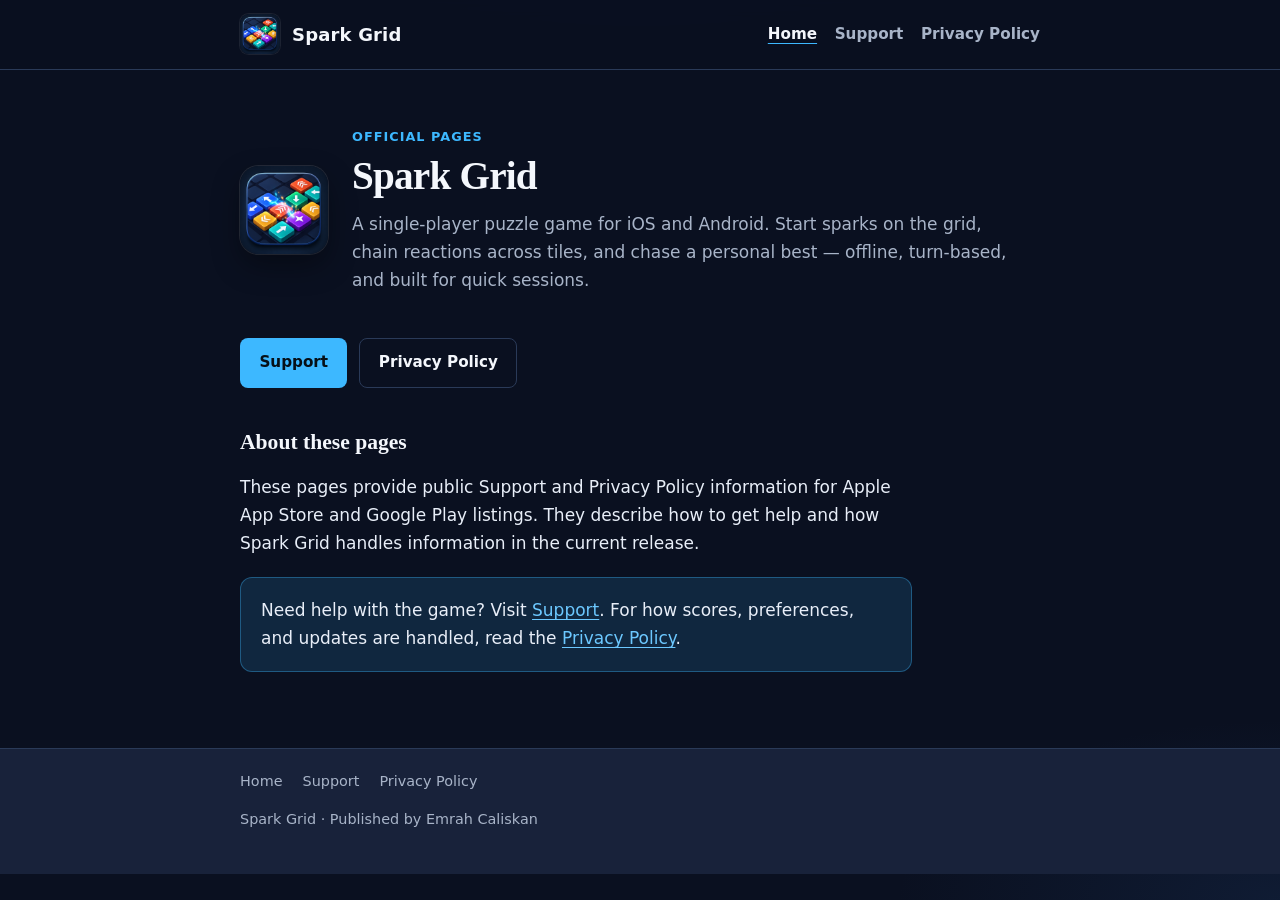
<file: index.html>
<!DOCTYPE html>
<html lang="en-US">
  <head>
    <meta charset="utf-8" />
    <meta name="viewport" content="width=device-width, initial-scale=1" />
    <meta
      name="description"
      content="Spark Grid — official support and privacy information for the single-player puzzle game."
    />
    <title>Spark Grid — Support &amp; Privacy</title>
    <link rel="icon" href="assets/icon.png" type="image/png" />
    <link rel="stylesheet" href="styles.css" />
  </head>
  <body>
    <a class="skip-link" href="#main">Skip to content</a>

    <header class="site-header">
      <div class="site-header__inner">
        <a class="brand" href="./">
          <img
            class="brand__icon"
            src="assets/icon.png"
            width="40"
            height="40"
            alt=""
          />
          <span class="brand__name">Spark Grid</span>
        </a>
        <nav class="nav" aria-label="Primary">
          <a href="./" aria-current="page">Home</a>
          <a href="support/">Support</a>
          <a href="privacy/">Privacy Policy</a>
        </nav>
      </div>
    </header>

    <main id="main" class="main">
      <section class="hero" aria-labelledby="page-title">
        <div class="hero__row">
          <img
            class="hero__icon"
            src="assets/icon.png"
            width="88"
            height="88"
            alt="Spark Grid app icon"
          />
          <div class="hero__copy">
            <p class="eyebrow">Official pages</p>
            <h1 id="page-title">Spark Grid</h1>
            <p class="lede">
              A single-player puzzle game for iOS and Android. Start sparks on
              the grid, chain reactions across tiles, and chase a personal best
              — offline, turn-based, and built for quick sessions.
            </p>
          </div>
        </div>
        <div class="actions">
          <a class="button button--primary" href="support/">Support</a>
          <a class="button button--secondary" href="privacy/">Privacy Policy</a>
        </div>
      </section>

      <section class="content" aria-labelledby="about-heading">
        <h2 id="about-heading">About these pages</h2>
        <p>
          These pages provide public Support and Privacy Policy information for
          Apple App Store and Google Play listings. They describe how to get
          help and how Spark Grid handles information in the current release.
        </p>
        <div class="panel panel--accent">
          <p>
            Need help with the game? Visit
            <a href="support/">Support</a>. For how scores, preferences, and
            updates are handled, read the
            <a href="privacy/">Privacy Policy</a>.
          </p>
        </div>
      </section>
    </main>

    <footer class="site-footer">
      <div class="site-footer__inner">
        <nav aria-label="Footer">
          <a href="./">Home</a>
          <a href="support/">Support</a>
          <a href="privacy/">Privacy Policy</a>
        </nav>
        <p>Spark Grid · Published by Emrah Caliskan</p>
      </div>
    </footer>
  </body>
</html>
</file>
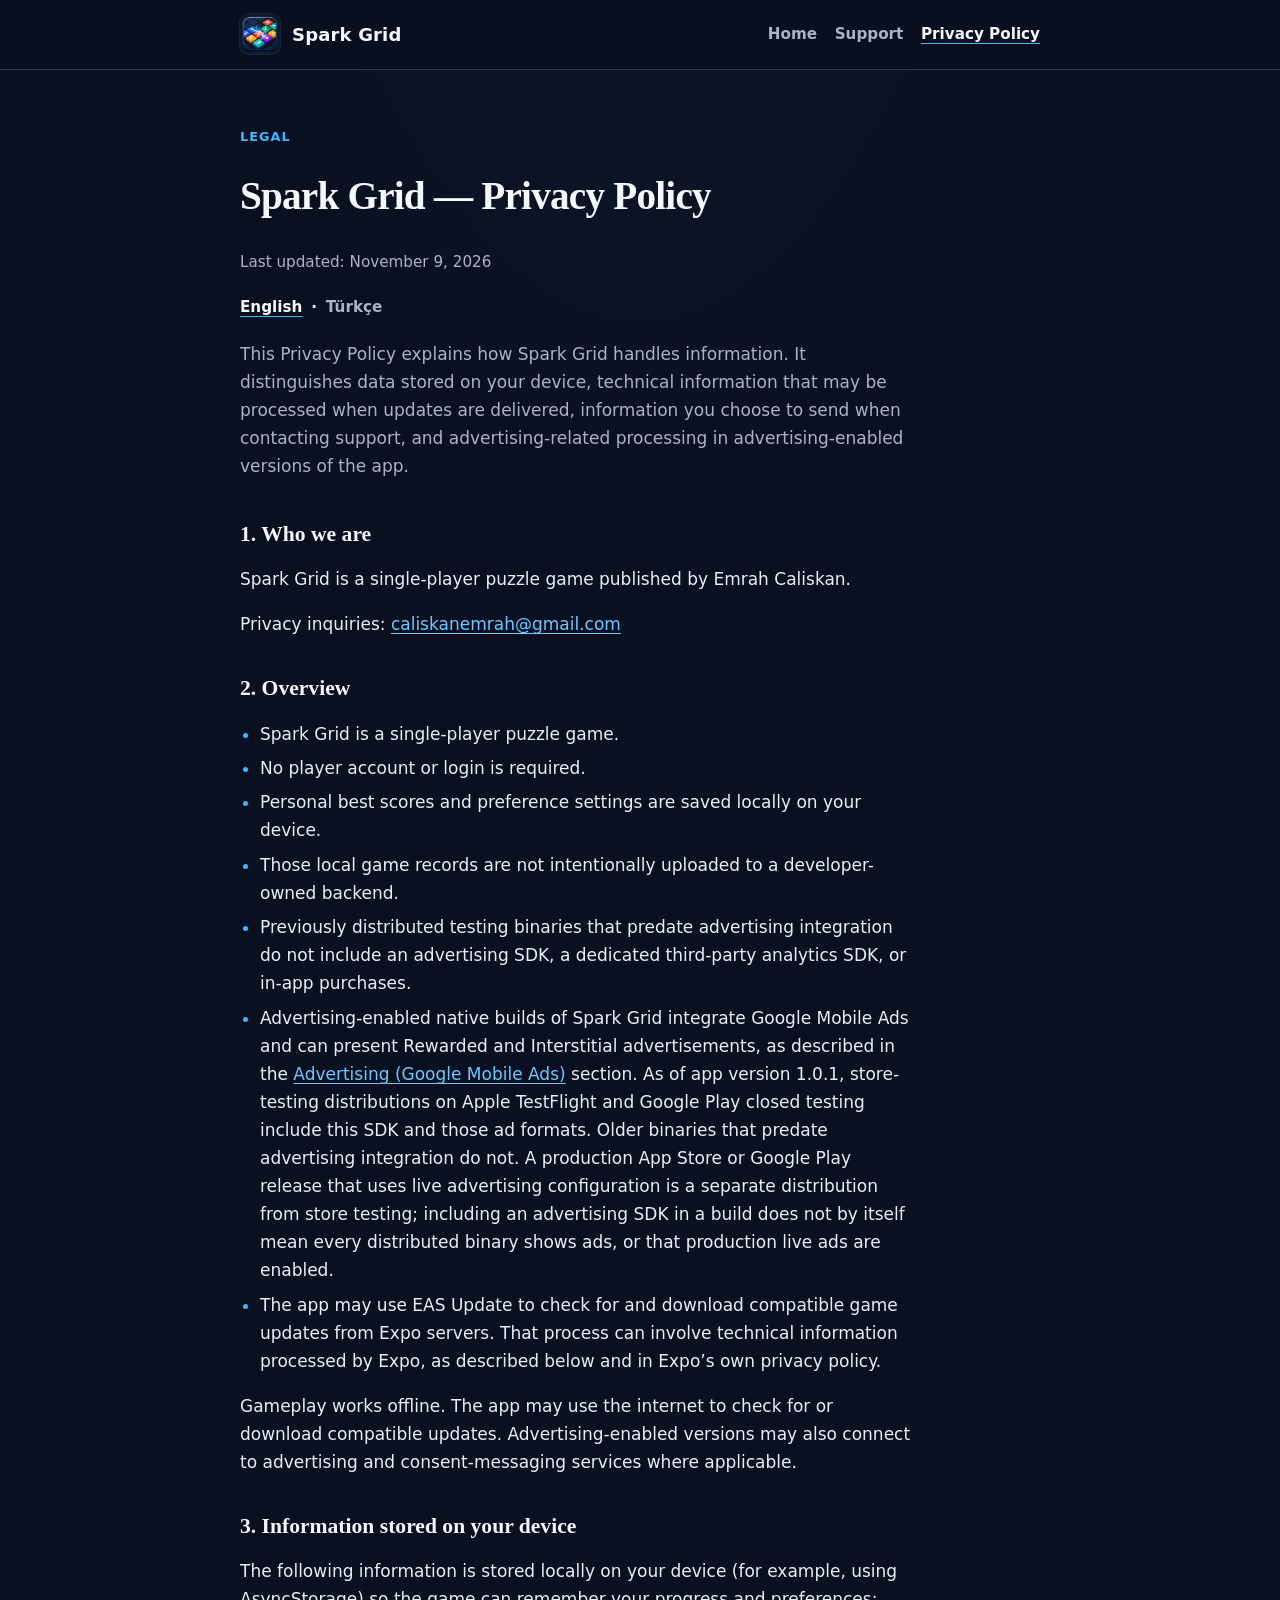
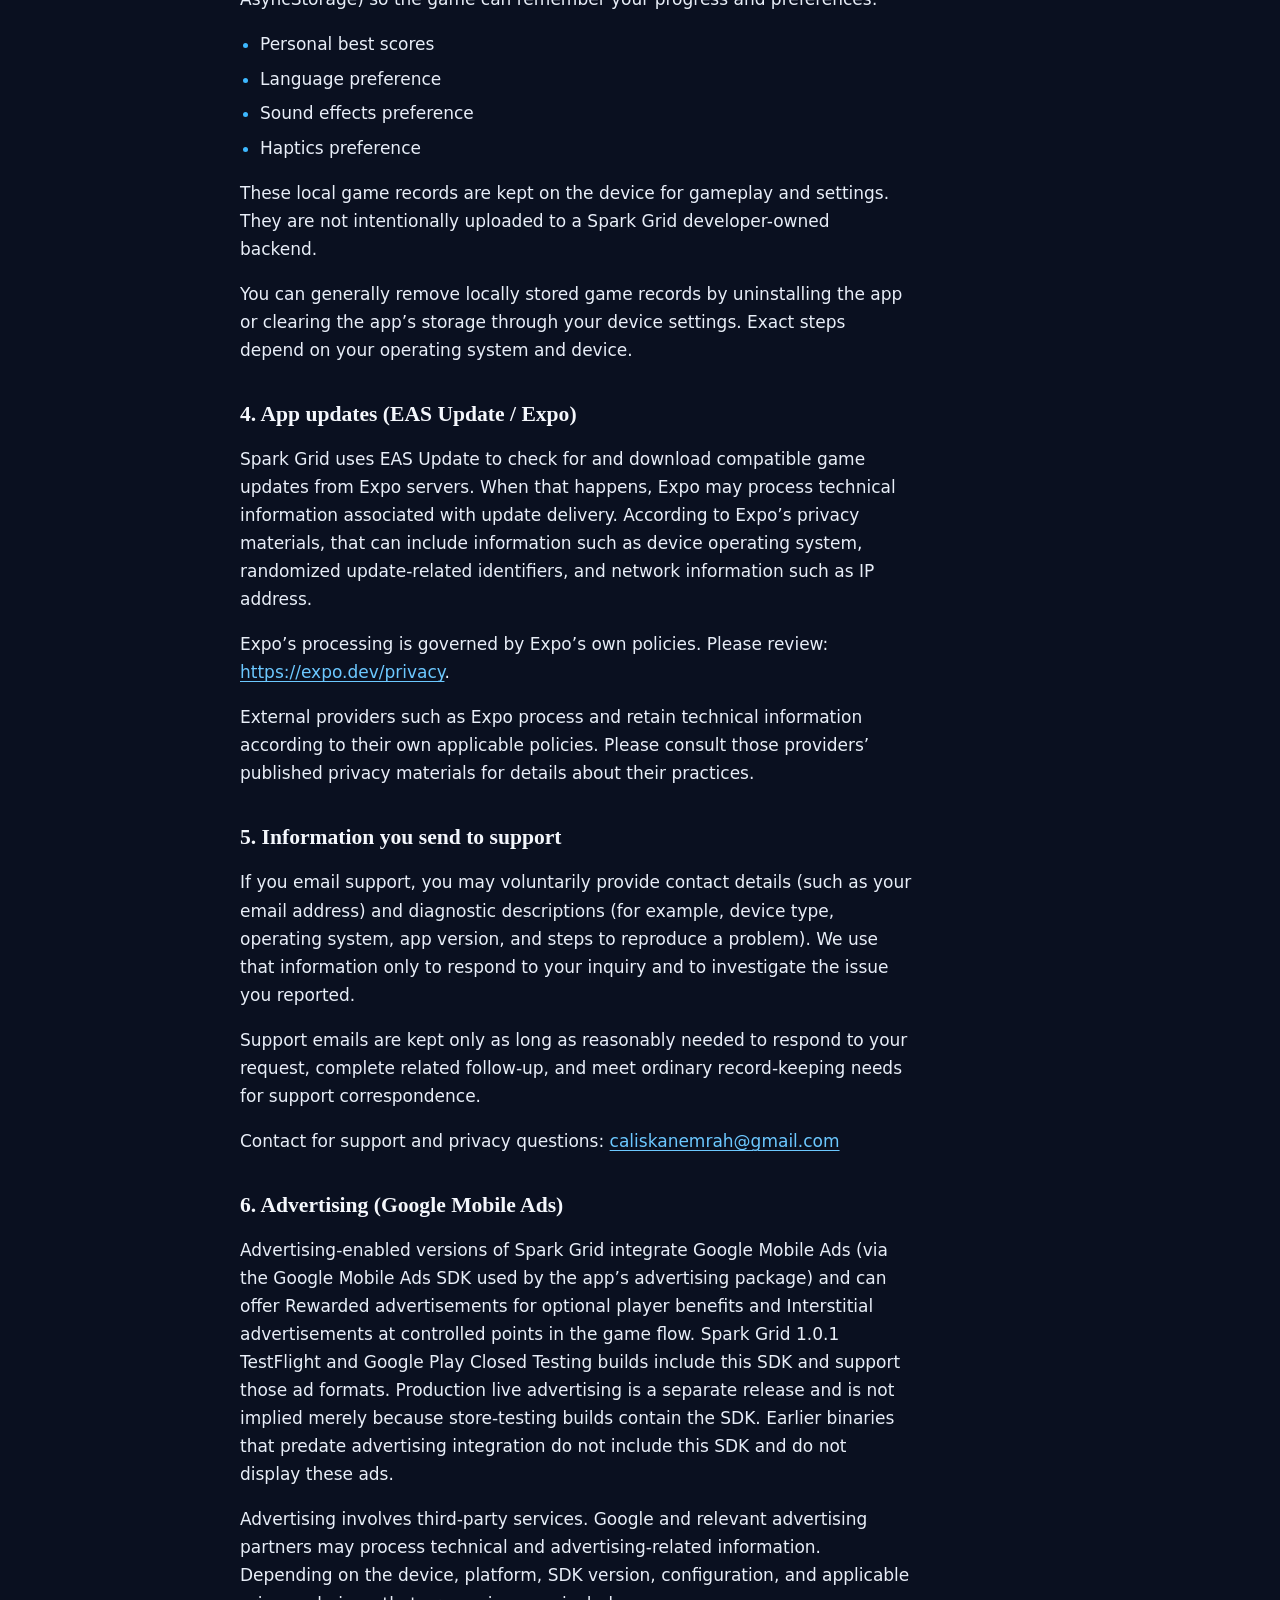
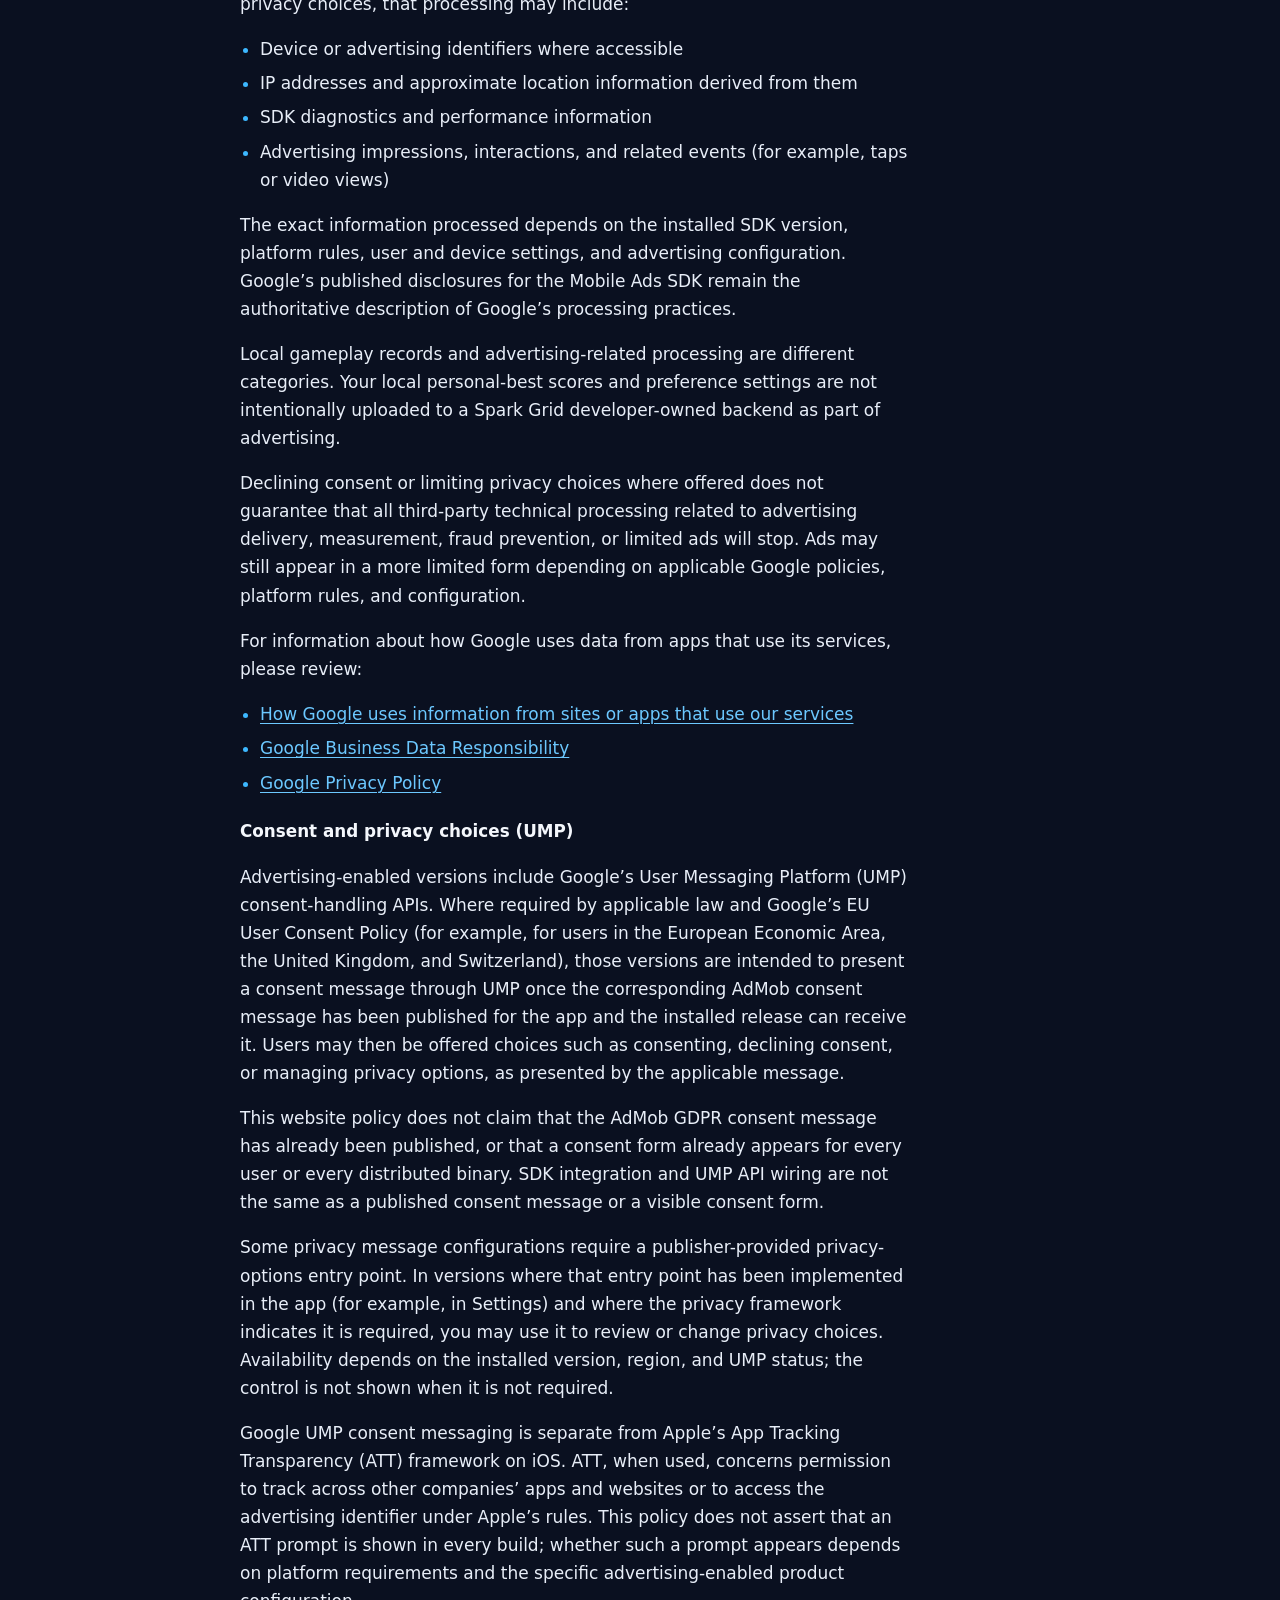
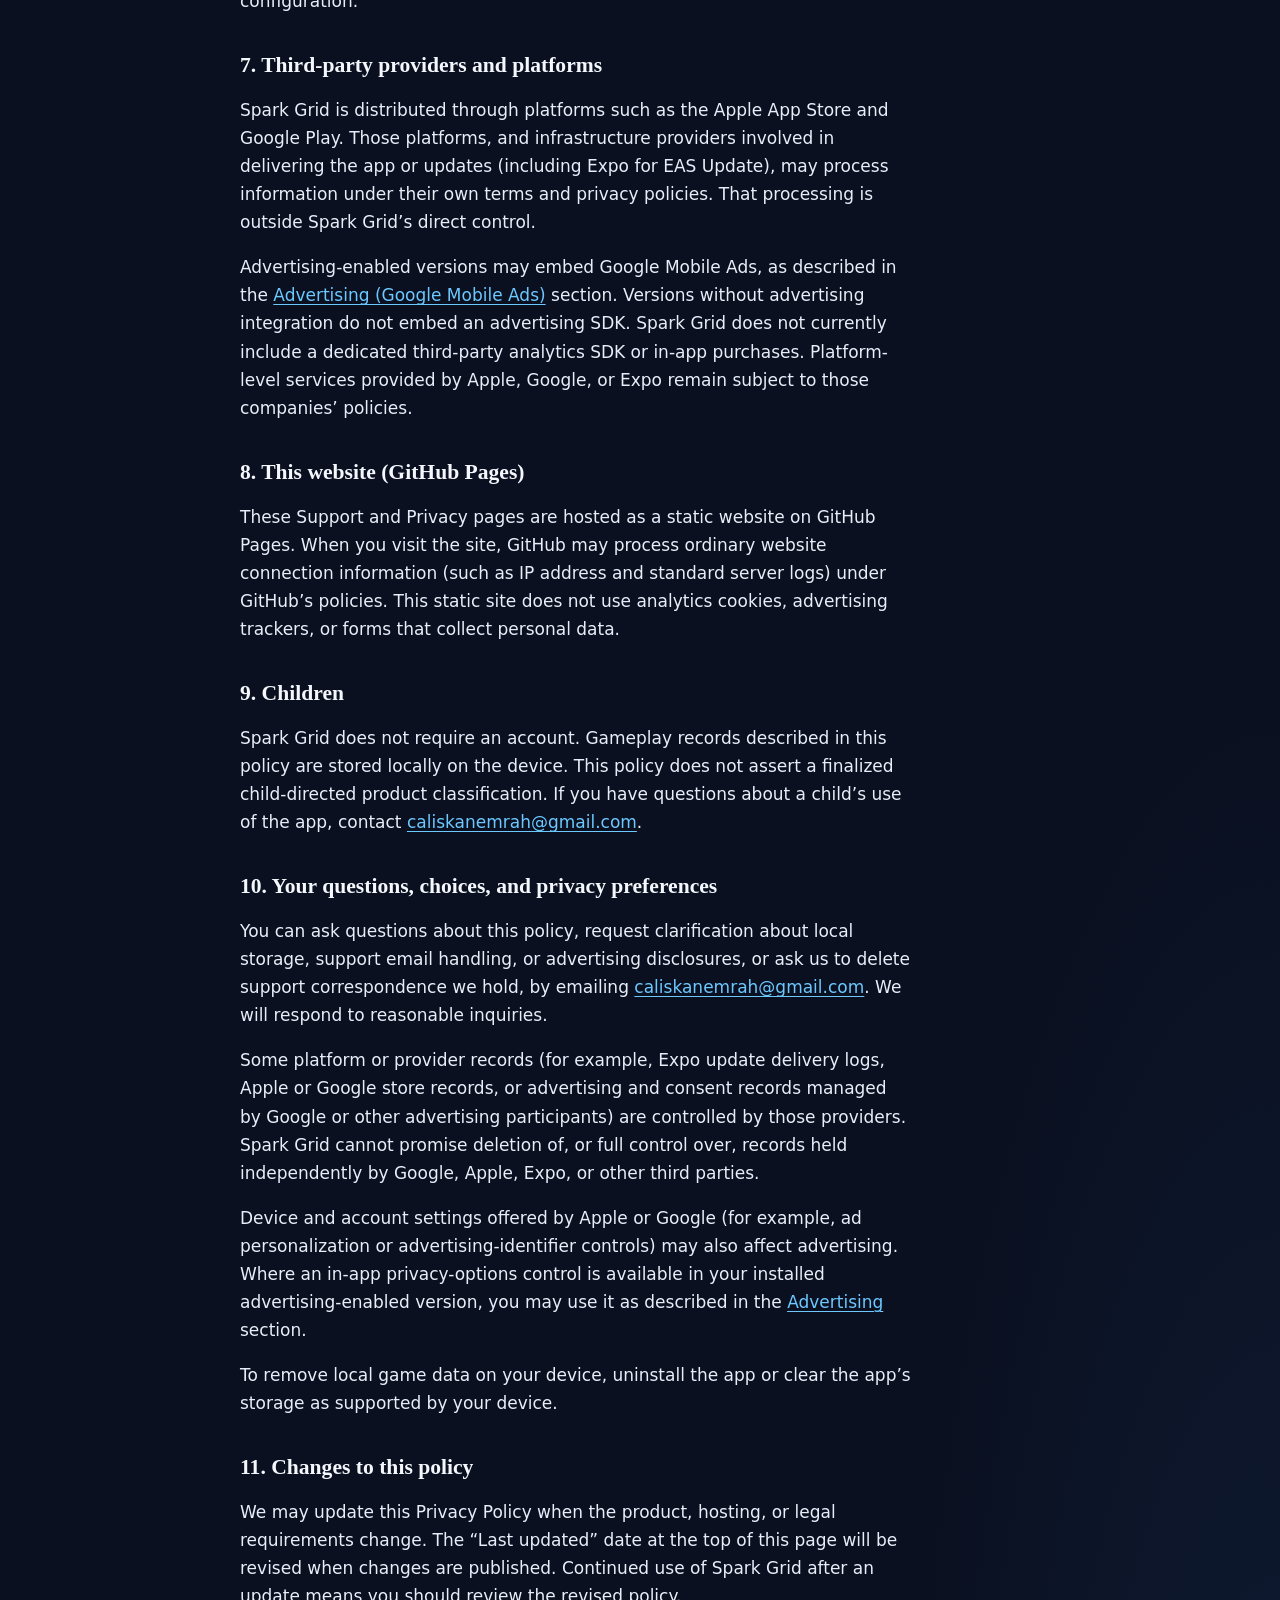
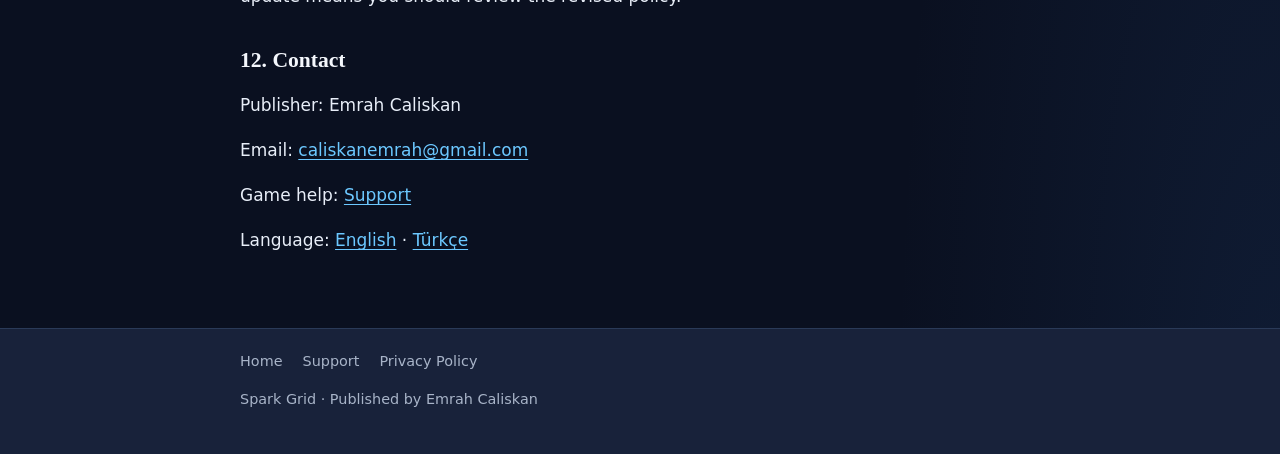
<file: privacy/index.html>
<!DOCTYPE html>
<html lang="en-US">
  <head>
    <meta charset="utf-8" />
    <meta name="viewport" content="width=device-width, initial-scale=1" />
    <meta
      name="description"
      content="Spark Grid Privacy Policy: local storage, updates, support contact, advertising-enabled versions, and third-party providers."
    />
    <title>Spark Grid — Privacy Policy</title>
    <link rel="icon" href="../assets/icon.png" type="image/png" />
    <link rel="stylesheet" href="../styles.css" />
    <link rel="alternate" hreflang="en" href="./" />
    <link rel="alternate" hreflang="tr" href="tr/" />
  </head>
  <body>
    <a class="skip-link" href="#main">Skip to content</a>

    <header class="site-header">
      <div class="site-header__inner">
        <a class="brand" href="../">
          <img
            class="brand__icon"
            src="../assets/icon.png"
            width="40"
            height="40"
            alt=""
          />
          <span class="brand__name">Spark Grid</span>
        </a>
        <nav class="nav" aria-label="Primary">
          <a href="../">Home</a>
          <a href="../support/">Support</a>
          <a href="./" aria-current="page">Privacy Policy</a>
        </nav>
      </div>
    </header>

    <main id="main" class="main">
      <header class="hero" aria-labelledby="page-title">
        <p class="eyebrow">Legal</p>
        <h1 id="page-title">Spark Grid — Privacy Policy</h1>
        <p class="meta">Last updated: November 9, 2026</p>
        <nav class="lang-switch" aria-label="Language">
          <a href="./" lang="en" hreflang="en" aria-current="page">English</a>
          <span aria-hidden="true">·</span>
          <a href="tr/" lang="tr" hreflang="tr">Türkçe</a>
        </nav>
        <p class="lede">
          This Privacy Policy explains how Spark Grid handles information. It
          distinguishes data stored on your device, technical information that
          may be processed when updates are delivered, information you choose to
          send when contacting support, and advertising-related processing in
          advertising-enabled versions of the app.
        </p>
      </header>

      <section class="content" aria-labelledby="who-heading">
        <h2 id="who-heading">1. Who we are</h2>
        <p>
          Spark Grid is a single-player puzzle game published by Emrah Caliskan.
        </p>
        <p>
          Privacy inquiries:
          <a href="mailto:caliskanemrah@gmail.com">caliskanemrah@gmail.com</a>
        </p>
      </section>

      <section class="content" aria-labelledby="overview-heading">
        <h2 id="overview-heading">2. Overview</h2>
        <ul>
          <li>Spark Grid is a single-player puzzle game.</li>
          <li>No player account or login is required.</li>
          <li>
            Personal best scores and preference settings are saved locally on
            your device.
          </li>
          <li>
            Those local game records are not intentionally uploaded to a
            developer-owned backend.
          </li>
          <li>
            Previously distributed testing binaries that predate advertising
            integration do not include an advertising SDK, a dedicated
            third-party analytics SDK, or in-app purchases.
          </li>
          <li>
            Advertising-enabled native builds of Spark Grid integrate Google
            Mobile Ads and can present Rewarded and Interstitial advertisements,
            as described in the
            <a href="#advertising">Advertising (Google Mobile Ads)</a> section.
            As of app version 1.0.1, store-testing distributions on Apple
            TestFlight and Google Play closed testing include this SDK and those
            ad formats. Older binaries that predate advertising integration do
            not. A production App Store or Google Play release that uses live
            advertising configuration is a separate distribution from store
            testing; including an advertising SDK in a build does not by itself
            mean every distributed binary shows ads, or that production live ads
            are enabled.
          </li>
          <li>
            The app may use EAS Update to check for and download compatible game
            updates from Expo servers. That process can involve technical
            information processed by Expo, as described below and in Expo’s own
            privacy policy.
          </li>
        </ul>
        <p>
          Gameplay works offline. The app may use the internet to check for or
          download compatible updates. Advertising-enabled versions may also
          connect to advertising and consent-messaging services where applicable.
        </p>
      </section>

      <section class="content" aria-labelledby="local-heading">
        <h2 id="local-heading">3. Information stored on your device</h2>
        <p>
          The following information is stored locally on your device (for
          example, using AsyncStorage) so the game can remember your progress
          and preferences:
        </p>
        <ul>
          <li>Personal best scores</li>
          <li>Language preference</li>
          <li>Sound effects preference</li>
          <li>Haptics preference</li>
        </ul>
        <p>
          These local game records are kept on the device for gameplay and
          settings. They are not intentionally uploaded to a Spark Grid
          developer-owned backend.
        </p>
        <p>
          You can generally remove locally stored game records by uninstalling
          the app or clearing the app’s storage through your device settings.
          Exact steps depend on your operating system and device.
        </p>
      </section>

      <section class="content" aria-labelledby="updates-heading">
        <h2 id="updates-heading">4. App updates (EAS Update / Expo)</h2>
        <p>
          Spark Grid uses EAS Update to check for and download compatible game
          updates from Expo servers. When that happens, Expo may process
          technical information associated with update delivery. According to
          Expo’s privacy materials, that can include information such as device
          operating system, randomized update-related identifiers, and network
          information such as IP address.
        </p>
        <p>
          Expo’s processing is governed by Expo’s own policies. Please review:
          <a href="https://expo.dev/privacy" rel="noopener noreferrer"
            >https://expo.dev/privacy</a
          >.
        </p>
        <p>
          External providers such as Expo process and retain technical
          information according to their own applicable policies. Please consult
          those providers’ published privacy materials for details about their
          practices.
        </p>
      </section>

      <section class="content" aria-labelledby="support-heading">
        <h2 id="support-heading">5. Information you send to support</h2>
        <p>
          If you email support, you may voluntarily provide contact details
          (such as your email address) and diagnostic descriptions (for example,
          device type, operating system, app version, and steps to reproduce a
          problem). We use that information only to respond to your inquiry and
          to investigate the issue you reported.
        </p>
        <p>
          Support emails are kept only as long as reasonably needed to respond
          to your request, complete related follow-up, and meet ordinary
          record-keeping needs for support correspondence.
        </p>
        <p>
          Contact for support and privacy questions:
          <a href="mailto:caliskanemrah@gmail.com">caliskanemrah@gmail.com</a>
        </p>
      </section>

      <section class="content" aria-labelledby="advertising-heading" id="advertising">
        <h2 id="advertising-heading">6. Advertising (Google Mobile Ads)</h2>
        <p>
          Advertising-enabled versions of Spark Grid integrate Google Mobile Ads
          (via the Google Mobile Ads SDK used by the app’s advertising package)
          and can offer Rewarded advertisements for optional player benefits and
          Interstitial advertisements at controlled points in the game flow.
          Spark Grid 1.0.1 TestFlight and Google Play Closed Testing builds include
          this SDK and support those ad formats. Production live advertising is a
          separate release and is not implied merely because store-testing builds
          contain the SDK. Earlier binaries that predate advertising integration do
          not include this SDK and do not display these ads.
        </p>
        <p>
          Advertising involves third-party services. Google and relevant
          advertising partners may process technical and advertising-related
          information. Depending on the device, platform, SDK version,
          configuration, and applicable privacy choices, that processing may
          include:
        </p>
        <ul>
          <li>Device or advertising identifiers where accessible</li>
          <li>
            IP addresses and approximate location information derived from them
          </li>
          <li>SDK diagnostics and performance information</li>
          <li>
            Advertising impressions, interactions, and related events (for
            example, taps or video views)
          </li>
        </ul>
        <p>
          The exact information processed depends on the installed SDK version,
          platform rules, user and device settings, and advertising
          configuration. Google’s published disclosures for the Mobile Ads SDK
          remain the authoritative description of Google’s processing practices.
        </p>
        <p>
          Local gameplay records and advertising-related processing are different
          categories. Your local personal-best scores and preference settings are
          not intentionally uploaded to a Spark Grid developer-owned backend as
          part of advertising.
        </p>
        <p>
          Declining consent or limiting privacy choices where offered does not
          guarantee that all third-party technical processing related to
          advertising delivery, measurement, fraud prevention, or limited ads
          will stop. Ads may still appear in a more limited form depending on
          applicable Google policies, platform rules, and configuration.
        </p>
        <p>
          For information about how Google uses data from apps that use its
          services, please review:
        </p>
        <ul>
          <li>
            <a
              href="https://policies.google.com/technologies/partner-sites"
              rel="noopener noreferrer"
              >How Google uses information from sites or apps that use our
              services</a
            >
          </li>
          <li>
            <a
              href="https://business.safety.google/privacy/"
              rel="noopener noreferrer"
              >Google Business Data Responsibility</a
            >
          </li>
          <li>
            <a
              href="https://policies.google.com/privacy"
              rel="noopener noreferrer"
              >Google Privacy Policy</a
            >
          </li>
        </ul>

        <h3 id="consent-heading">Consent and privacy choices (UMP)</h3>
        <p>
          Advertising-enabled versions include Google’s User Messaging Platform
          (UMP) consent-handling APIs. Where required by applicable law and
          Google’s EU User Consent Policy (for example, for users in the European
          Economic Area, the United Kingdom, and Switzerland), those versions are
          intended to present a consent message through UMP once the corresponding
          AdMob consent message has been published for the app and the installed
          release can receive it. Users may then be offered choices such as
          consenting, declining consent, or managing privacy options, as presented
          by the applicable message.
        </p>
        <p>
          This website policy does not claim that the AdMob GDPR consent message
          has already been published, or that a consent form already appears for
          every user or every distributed binary. SDK integration and UMP API
          wiring are not the same as a published consent message or a visible
          consent form.
        </p>
        <p>
          Some privacy message configurations require a publisher-provided
          privacy-options entry point. In versions where that entry point has been
          implemented in the app (for example, in Settings) and where the privacy
          framework indicates it is required, you may use it to review or change
          privacy choices. Availability depends on the installed version, region,
          and UMP status; the control is not shown when it is not required.
        </p>
        <p>
          Google UMP consent messaging is separate from Apple’s App Tracking
          Transparency (ATT) framework on iOS. ATT, when used, concerns permission
          to track across other companies’ apps and websites or to access the
          advertising identifier under Apple’s rules. This policy does not assert
          that an ATT prompt is shown in every build; whether such a prompt appears
          depends on platform requirements and the specific advertising-enabled
          product configuration.
        </p>
      </section>

      <section class="content" aria-labelledby="third-party-heading">
        <h2 id="third-party-heading">7. Third-party providers and platforms</h2>
        <p>
          Spark Grid is distributed through platforms such as the Apple App
          Store and Google Play. Those platforms, and infrastructure providers
          involved in delivering the app or updates (including Expo for EAS
          Update), may process information under their own terms and privacy
          policies. That processing is outside Spark Grid’s direct control.
        </p>
        <p>
          Advertising-enabled versions may embed Google Mobile Ads, as described
          in the
          <a href="#advertising">Advertising (Google Mobile Ads)</a> section.
          Versions without advertising integration do not embed an advertising
          SDK. Spark Grid does not currently include a dedicated third-party
          analytics SDK or in-app purchases. Platform-level services provided by
          Apple, Google, or Expo remain subject to those companies’ policies.
        </p>
      </section>

      <section class="content" aria-labelledby="website-heading">
        <h2 id="website-heading">8. This website (GitHub Pages)</h2>
        <p>
          These Support and Privacy pages are hosted as a static website on
          GitHub Pages. When you visit the site, GitHub may process ordinary
          website connection information (such as IP address and standard server
          logs) under GitHub’s policies. This static site does not use analytics
          cookies, advertising trackers, or forms that collect personal data.
        </p>
      </section>

      <section class="content" aria-labelledby="children-heading">
        <h2 id="children-heading">9. Children</h2>
        <p>
          Spark Grid does not require an account. Gameplay records described in
          this policy are stored locally on the device. This policy does not
          assert a finalized child-directed product classification. If you have
          questions about a child’s use of the app, contact
          <a href="mailto:caliskanemrah@gmail.com">caliskanemrah@gmail.com</a>.
        </p>
      </section>

      <section class="content" aria-labelledby="rights-heading">
        <h2 id="rights-heading">10. Your questions, choices, and privacy preferences</h2>
        <p>
          You can ask questions about this policy, request clarification about
          local storage, support email handling, or advertising disclosures, or
          ask us to delete support correspondence we hold, by emailing
          <a href="mailto:caliskanemrah@gmail.com">caliskanemrah@gmail.com</a>.
          We will respond to reasonable inquiries.
        </p>
        <p>
          Some platform or provider records (for example, Expo update delivery
          logs, Apple or Google store records, or advertising and consent records
          managed by Google or other advertising participants) are controlled by
          those providers. Spark Grid cannot promise deletion of, or full control
          over, records held independently by Google, Apple, Expo, or other
          third parties.
        </p>
        <p>
          Device and account settings offered by Apple or Google (for example, ad
          personalization or advertising-identifier controls) may also affect
          advertising. Where an in-app privacy-options control is available in
          your installed advertising-enabled version, you may use it as described
          in the
          <a href="#advertising">Advertising</a> section.
        </p>
        <p>
          To remove local game data on your device, uninstall the app or clear
          the app’s storage as supported by your device.
        </p>
      </section>

      <section class="content" aria-labelledby="changes-heading">
        <h2 id="changes-heading">11. Changes to this policy</h2>
        <p>
          We may update this Privacy Policy when the product, hosting, or legal
          requirements change. The “Last updated” date at the top of this page
          will be revised when changes are published. Continued use of Spark
          Grid after an update means you should review the revised policy.
        </p>
      </section>

      <section class="content" aria-labelledby="contact-heading">
        <h2 id="contact-heading">12. Contact</h2>
        <p>Publisher: Emrah Caliskan</p>
        <p>
          Email:
          <a href="mailto:caliskanemrah@gmail.com">caliskanemrah@gmail.com</a>
        </p>
        <p>
          Game help:
          <a href="../support/">Support</a>
        </p>
        <p>
          Language:
          <a href="./" hreflang="en" lang="en">English</a>
          ·
          <a href="tr/" hreflang="tr" lang="tr">Türkçe</a>
        </p>
      </section>
    </main>

    <footer class="site-footer">
      <div class="site-footer__inner">
        <nav aria-label="Footer">
          <a href="../">Home</a>
          <a href="../support/">Support</a>
          <a href="./">Privacy Policy</a>
        </nav>
        <p>Spark Grid · Published by Emrah Caliskan</p>
      </div>
    </footer>
  </body>
</html>
</file>
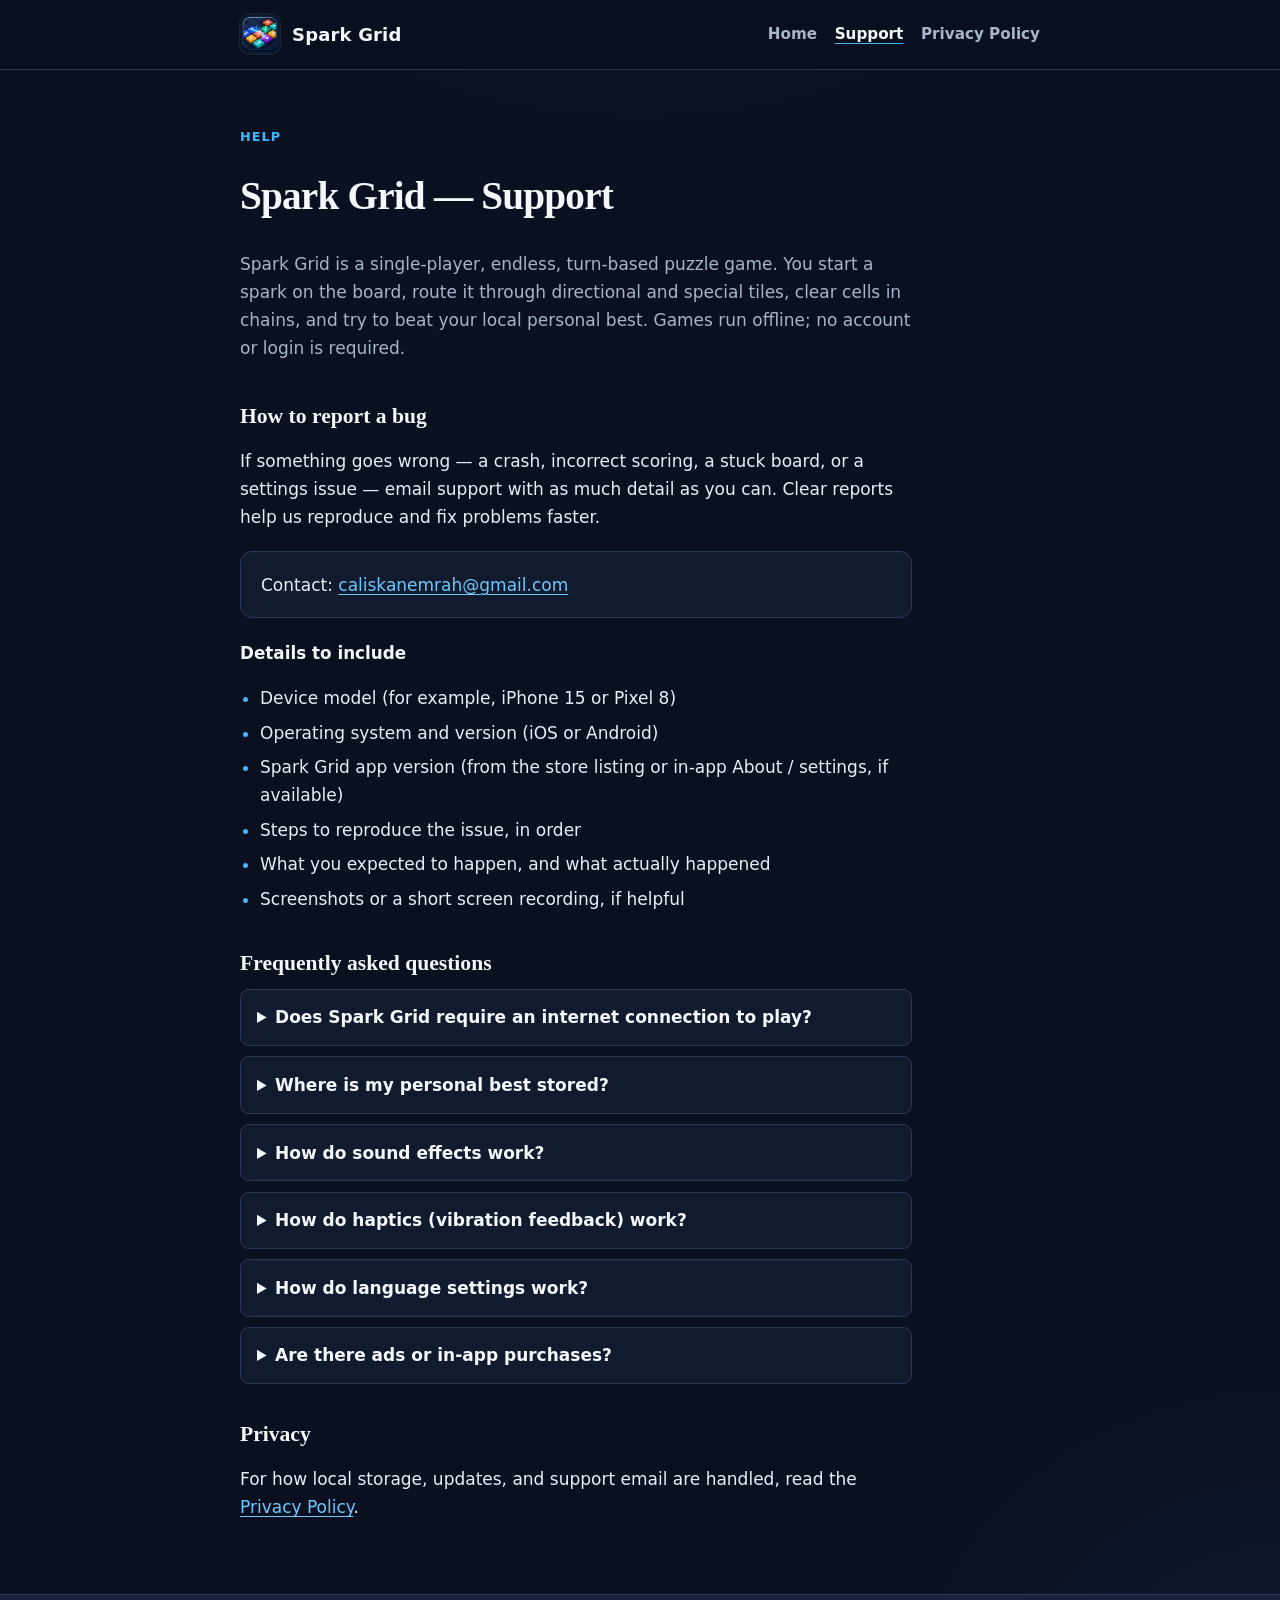
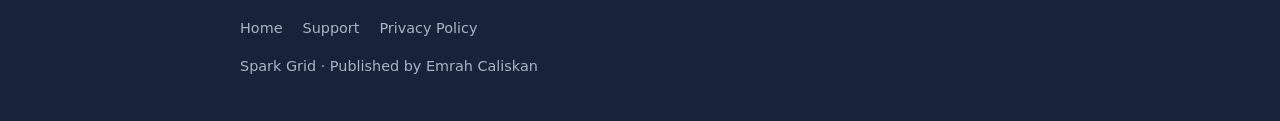
<file: support/index.html>
<!DOCTYPE html>
<html lang="en-US">
  <head>
    <meta charset="utf-8" />
    <meta name="viewport" content="width=device-width, initial-scale=1" />
    <meta
      name="description"
      content="Spark Grid support: how to report bugs, FAQ, and contact information."
    />
    <title>Spark Grid — Support</title>
    <link rel="icon" href="../assets/icon.png" type="image/png" />
    <link rel="stylesheet" href="../styles.css" />
  </head>
  <body>
    <a class="skip-link" href="#main">Skip to content</a>

    <header class="site-header">
      <div class="site-header__inner">
        <a class="brand" href="../">
          <img
            class="brand__icon"
            src="../assets/icon.png"
            width="40"
            height="40"
            alt=""
          />
          <span class="brand__name">Spark Grid</span>
        </a>
        <nav class="nav" aria-label="Primary">
          <a href="../">Home</a>
          <a href="./" aria-current="page">Support</a>
          <a href="../privacy/">Privacy Policy</a>
        </nav>
      </div>
    </header>

    <main id="main" class="main">
      <header class="hero" aria-labelledby="page-title">
        <p class="eyebrow">Help</p>
        <h1 id="page-title">Spark Grid — Support</h1>
        <p class="lede">
          Spark Grid is a single-player, endless, turn-based puzzle game. You
          start a spark on the board, route it through directional and special
          tiles, clear cells in chains, and try to beat your local personal
          best. Games run offline; no account or login is required.
        </p>
      </header>

      <section class="content" aria-labelledby="bug-heading">
        <h2 id="bug-heading">How to report a bug</h2>
        <p>
          If something goes wrong — a crash, incorrect scoring, a stuck board,
          or a settings issue — email support with as much detail as you can.
          Clear reports help us reproduce and fix problems faster.
        </p>
        <div class="panel">
          <p>
            Contact:
            <a href="mailto:caliskanemrah@gmail.com">caliskanemrah@gmail.com</a>
          </p>
        </div>
        <h3>Details to include</h3>
        <ul>
          <li>Device model (for example, iPhone 15 or Pixel 8)</li>
          <li>Operating system and version (iOS or Android)</li>
          <li>Spark Grid app version (from the store listing or in-app About / settings, if available)</li>
          <li>Steps to reproduce the issue, in order</li>
          <li>What you expected to happen, and what actually happened</li>
          <li>Screenshots or a short screen recording, if helpful</li>
        </ul>
      </section>

      <section class="content faq" aria-labelledby="faq-heading">
        <h2 id="faq-heading">Frequently asked questions</h2>

        <details>
          <summary>Does Spark Grid require an internet connection to play?</summary>
          <p>
            No. Gameplay is offline. You can play without signing in and without
            staying connected. Separately, the app may contact Expo’s update
            service when checking for compatible game updates (see the
            <a href="../privacy/">Privacy Policy</a>).
          </p>
        </details>

        <details>
          <summary>Where is my personal best stored?</summary>
          <p>
            Your personal best score is saved locally on your device using
            AsyncStorage. It is not uploaded to a Spark Grid developer-owned
            backend.
          </p>
        </details>

        <details>
          <summary>How do sound effects work?</summary>
          <p>
            Sound effects can be turned on or off in the game settings. Your
            preference is stored locally on the device.
          </p>
        </details>

        <details>
          <summary>How do haptics (vibration feedback) work?</summary>
          <p>
            Haptic feedback can be enabled or disabled in settings when your
            device supports it. That preference is stored locally.
          </p>
        </details>

        <details>
          <summary>How do language settings work?</summary>
          <p>
            Language preference is saved locally on your device. Changing it
            updates the in-app language without requiring an account.
          </p>
        </details>

        <details>
          <summary>Are there ads or in-app purchases?</summary>
          <p>
            Older released versions that predate advertising integration do not
            contain ads, an advertising SDK, a dedicated third-party analytics
            SDK, or in-app purchases. Future advertising-enabled versions may
            include Rewarded and Interstitial advertising through Google Mobile
            Ads. In-app purchases are not currently part of the planned
            monetization scope. For details, see
            <a href="../privacy/#advertising">Advertising (Google Mobile Ads)</a>
            in the Privacy Policy. This FAQ does not claim that ads are already
            live in every currently distributed binary.
          </p>
        </details>
      </section>

      <section class="content" aria-labelledby="privacy-link-heading">
        <h2 id="privacy-link-heading">Privacy</h2>
        <p>
          For how local storage, updates, and support email are handled, read the
          <a href="../privacy/">Privacy Policy</a>.
        </p>
      </section>
    </main>

    <footer class="site-footer">
      <div class="site-footer__inner">
        <nav aria-label="Footer">
          <a href="../">Home</a>
          <a href="./">Support</a>
          <a href="../privacy/">Privacy Policy</a>
        </nav>
        <p>Spark Grid · Published by Emrah Caliskan</p>
      </div>
    </footer>
  </body>
</html>
</file>
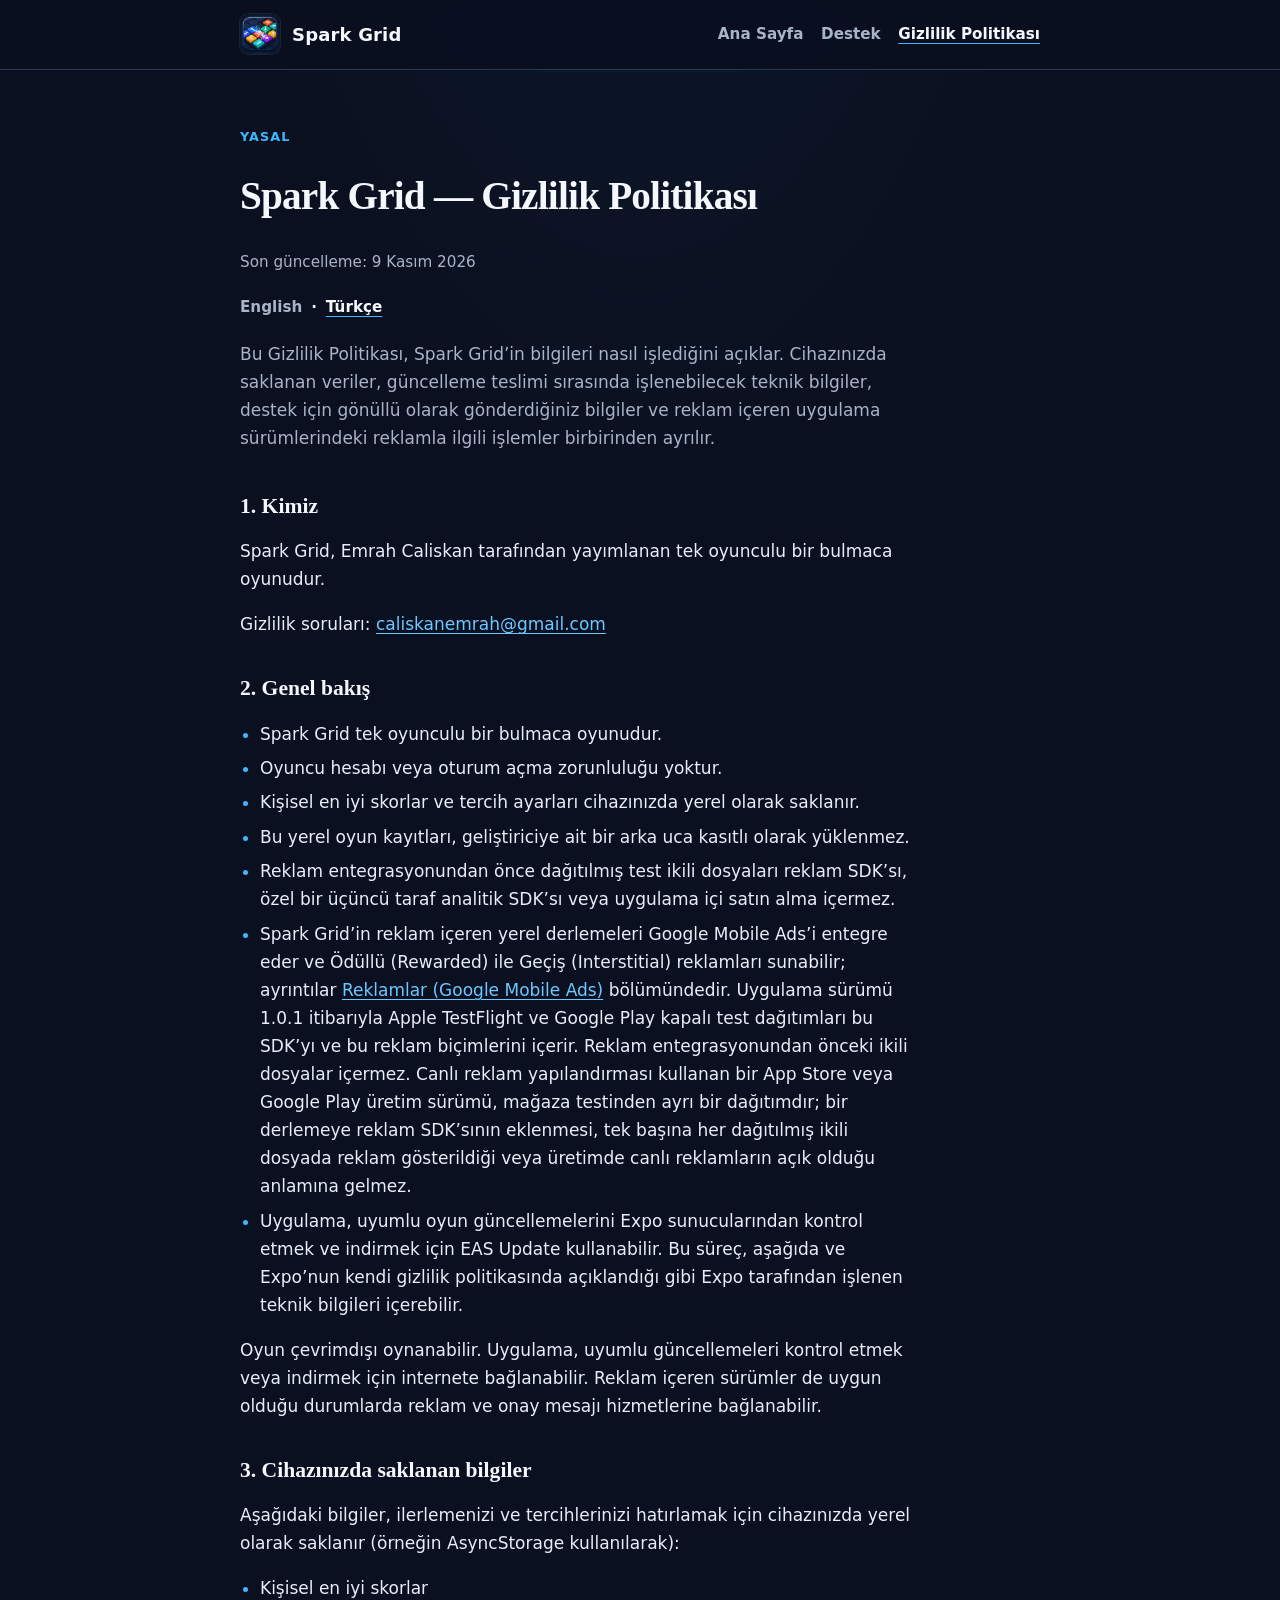
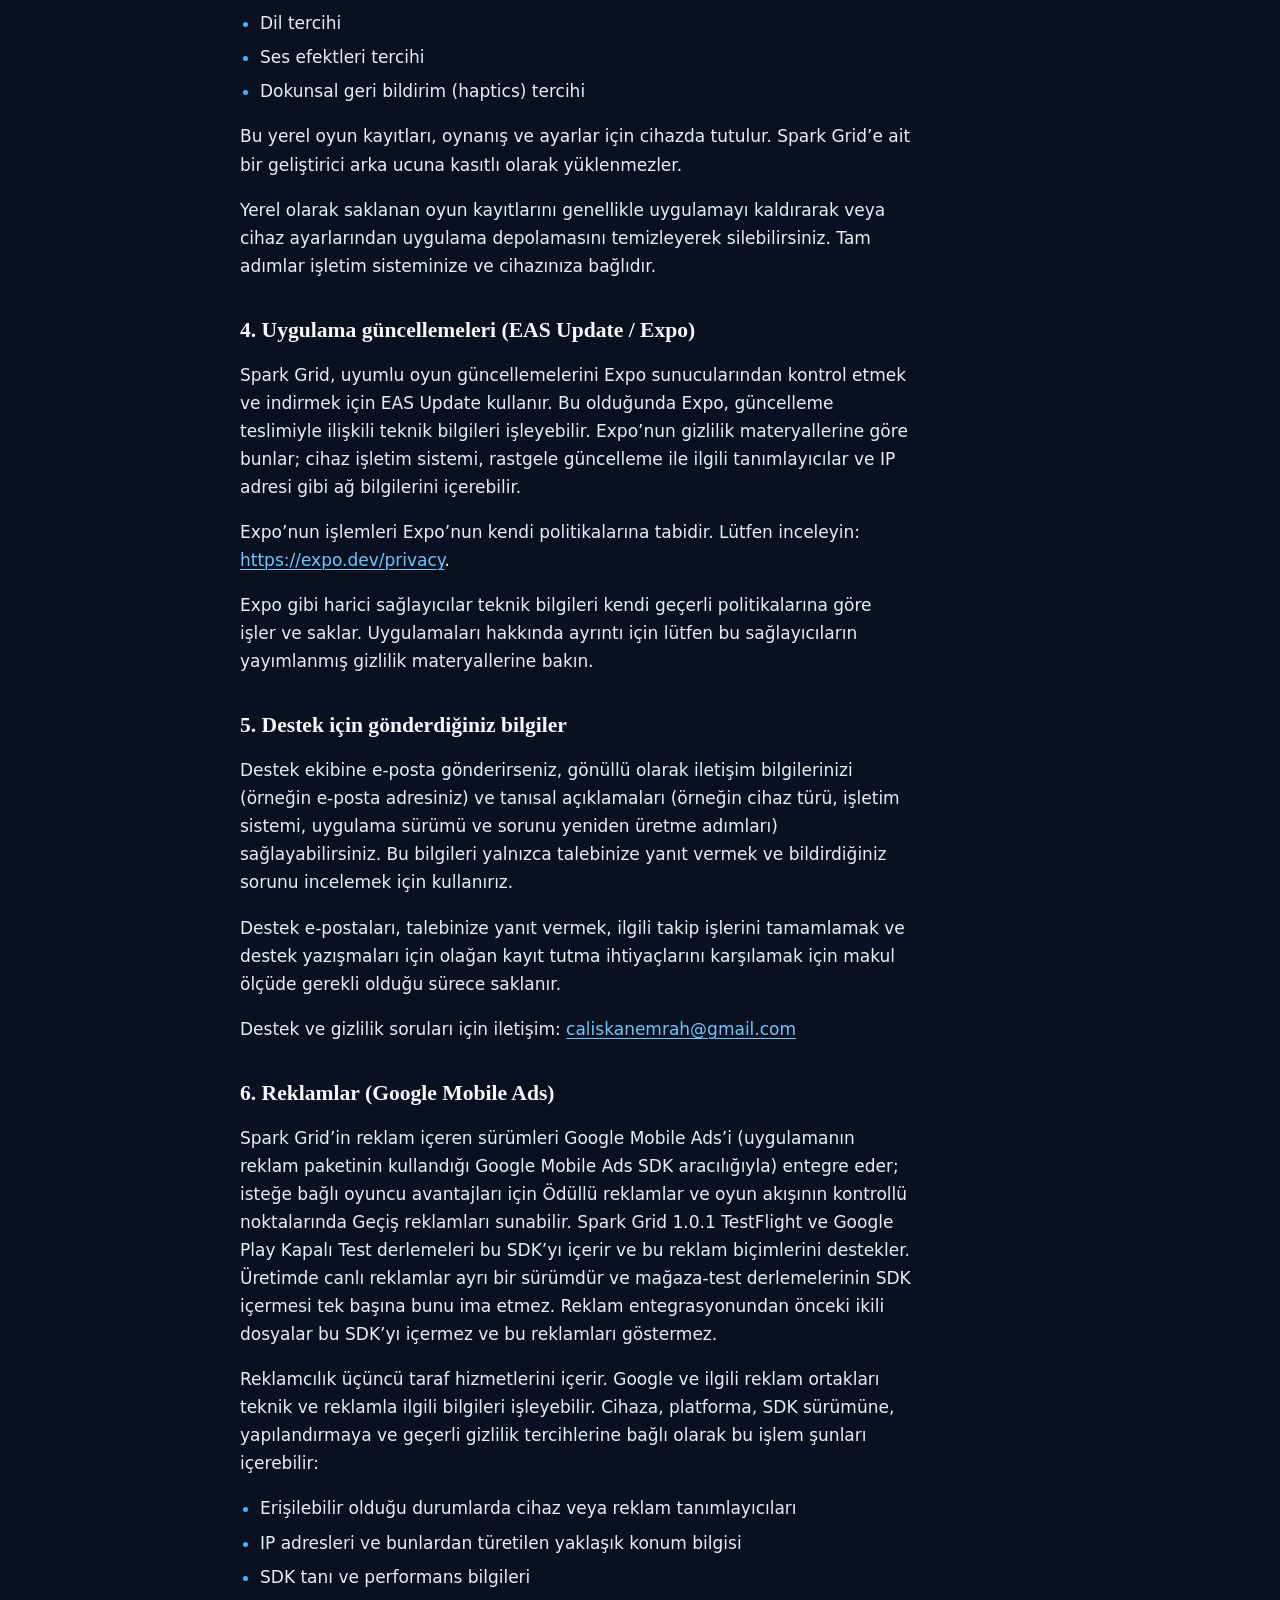
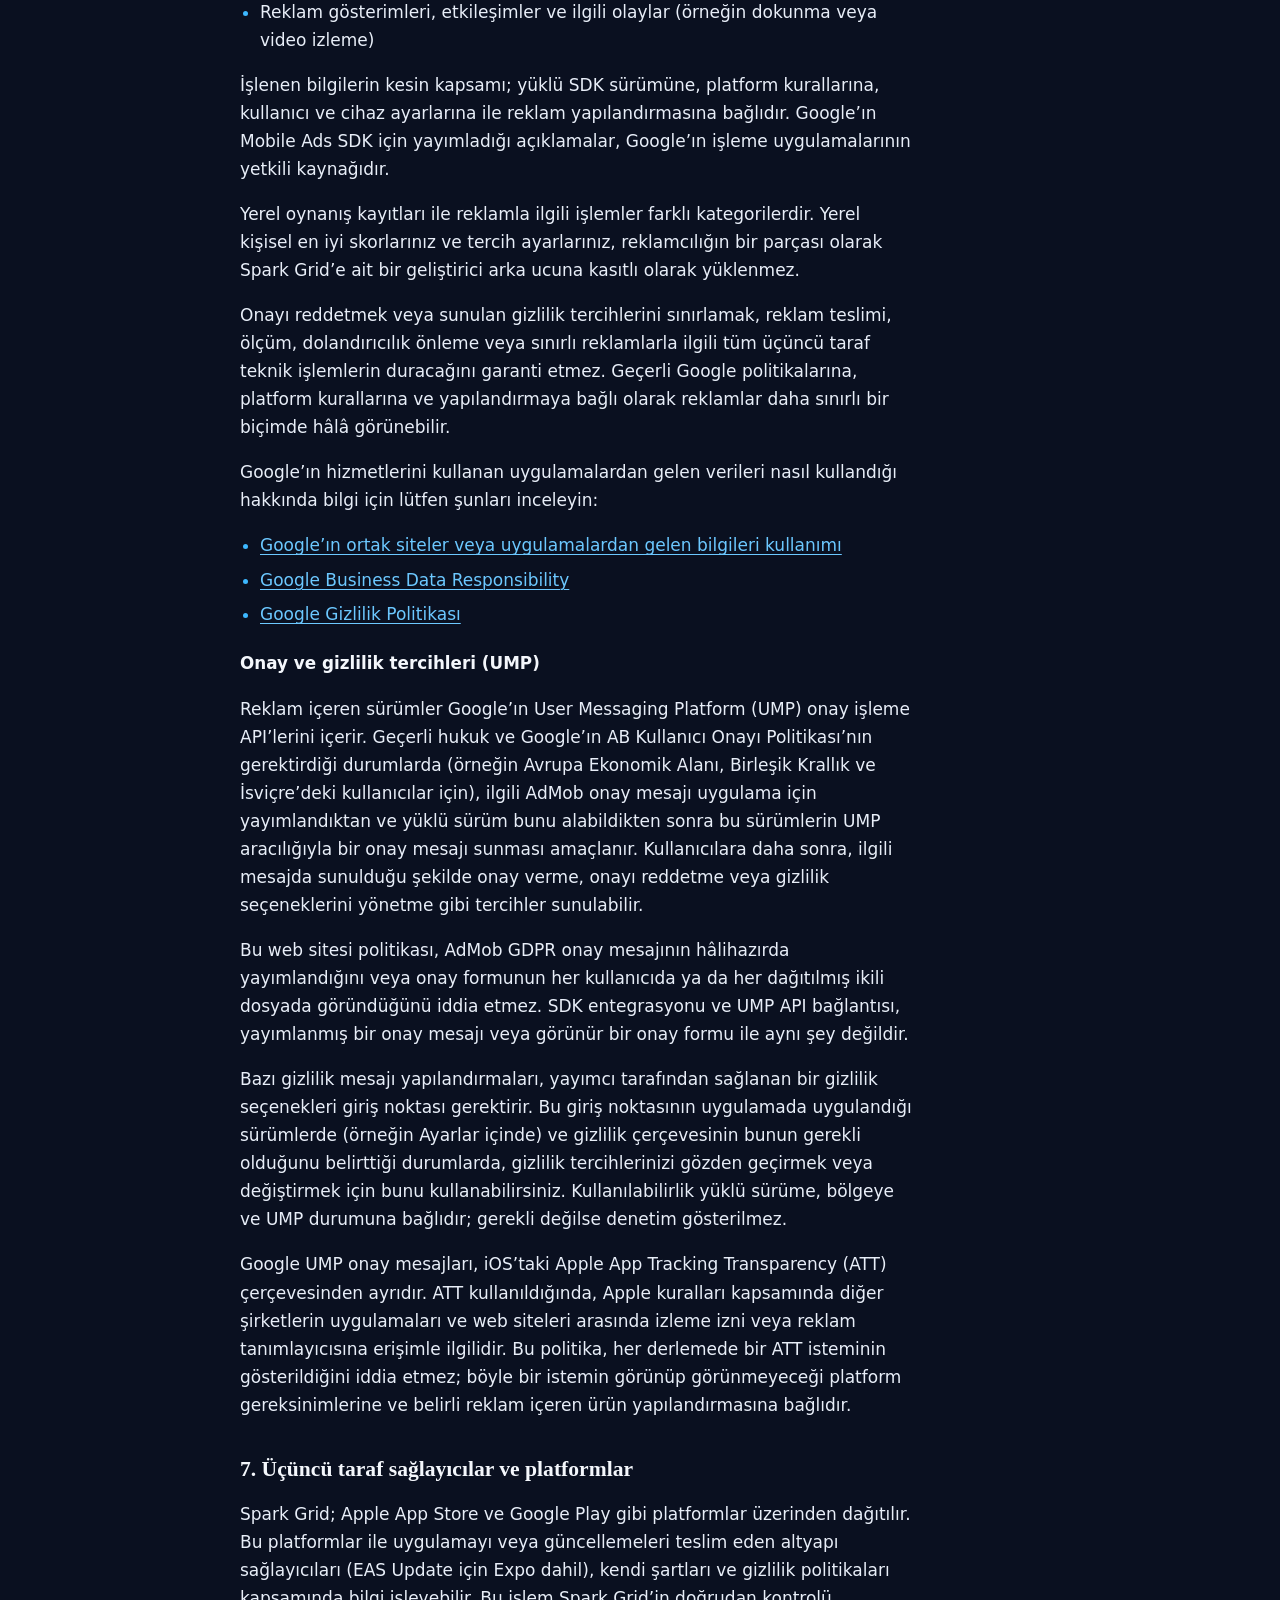
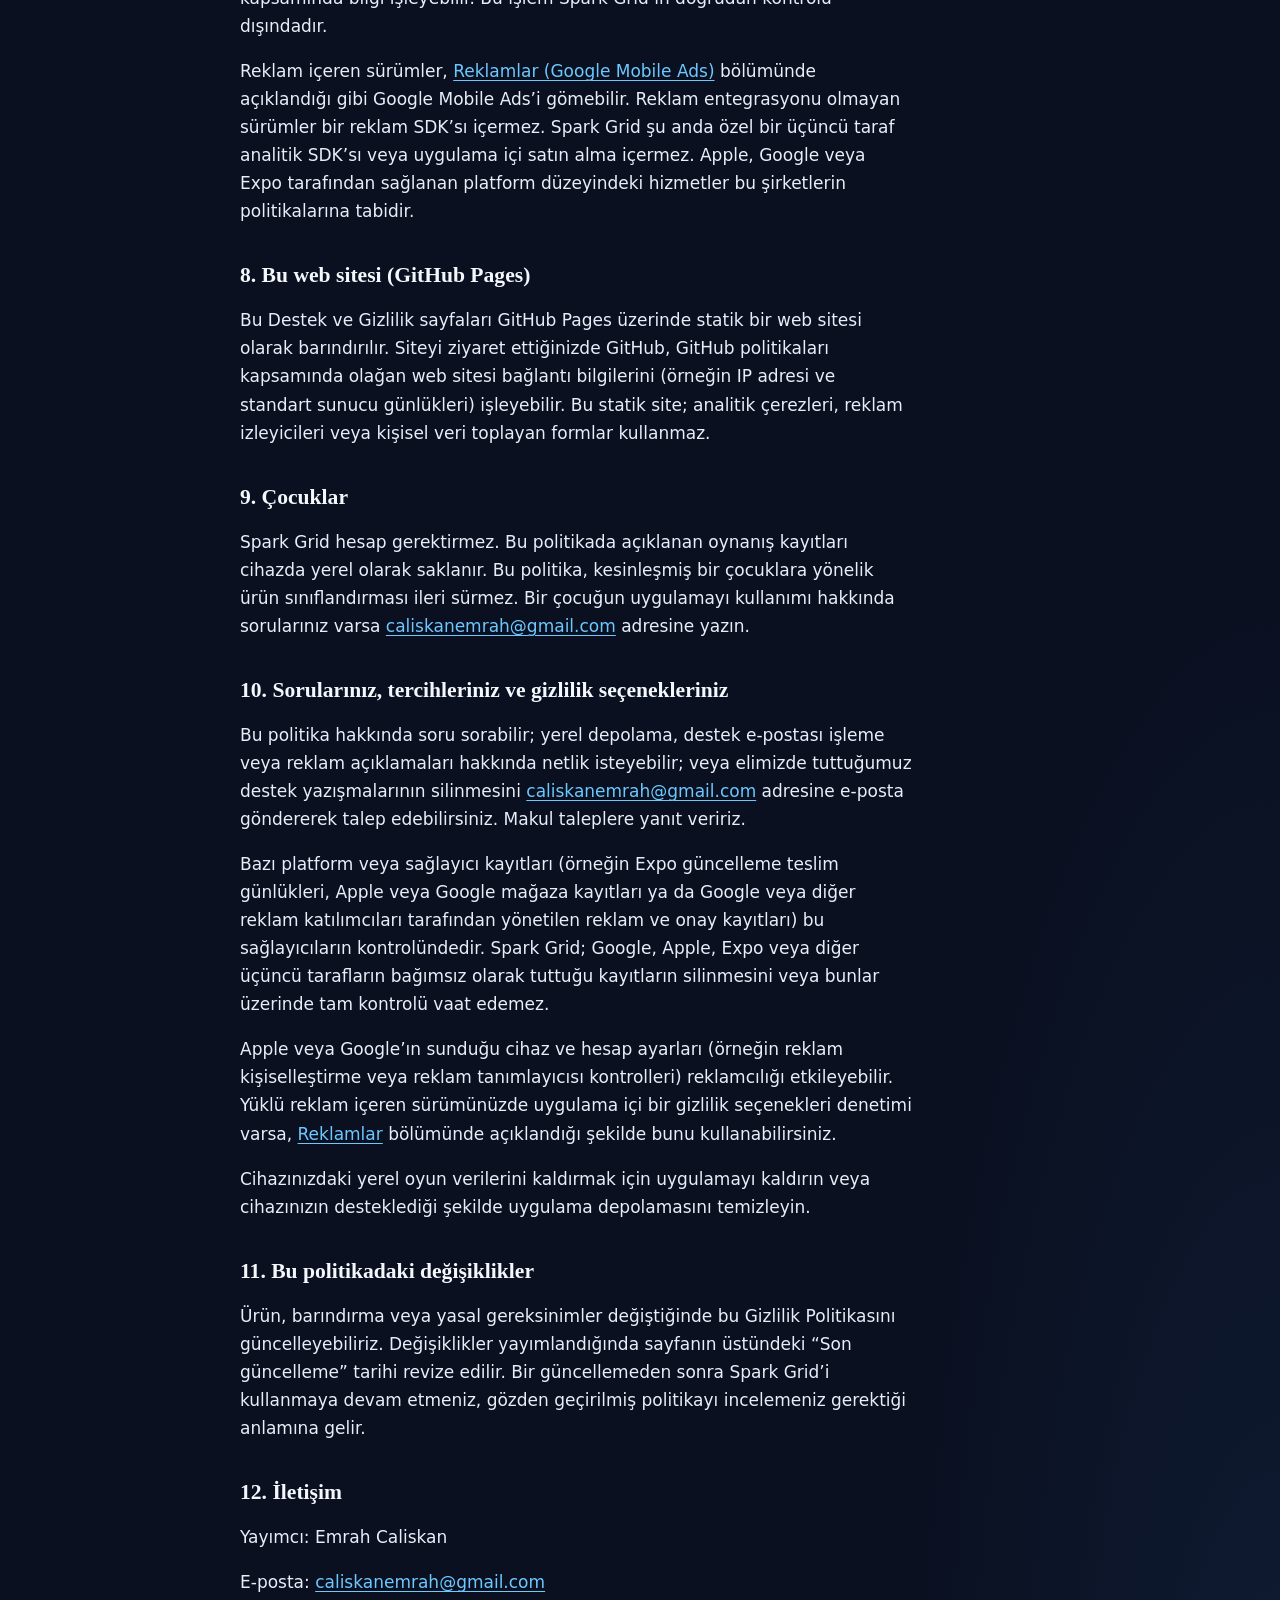
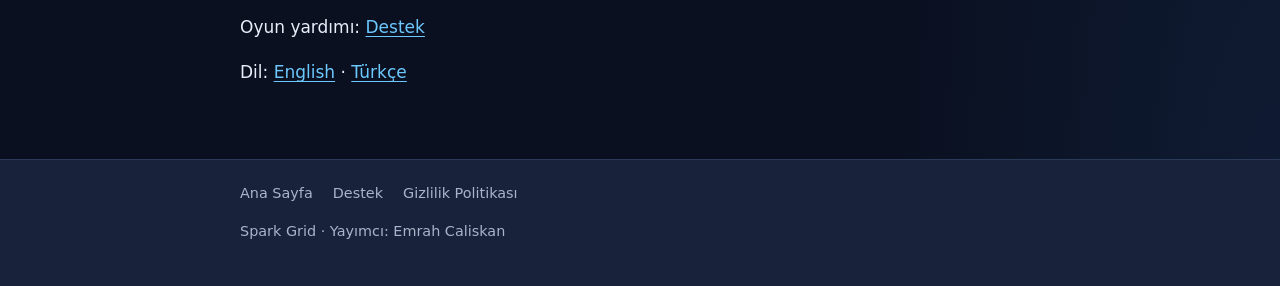
<file: privacy/tr/index.html>
<!DOCTYPE html>
<html lang="tr">
  <head>
    <meta charset="utf-8" />
    <meta name="viewport" content="width=device-width, initial-scale=1" />
    <meta
      name="description"
      content="Spark Grid Gizlilik Politikası: yerel depolama, güncellemeler, destek iletişimi, reklam içeren sürümler ve üçüncü taraf sağlayıcılar."
    />
    <title>Spark Grid — Gizlilik Politikası</title>
    <link rel="icon" href="../../assets/icon.png" type="image/png" />
    <link rel="stylesheet" href="../../styles.css" />
    <link rel="alternate" hreflang="en" href="../" />
    <link rel="alternate" hreflang="tr" href="./" />
  </head>
  <body>
    <a class="skip-link" href="#main">İçeriğe atla</a>

    <header class="site-header">
      <div class="site-header__inner">
        <a class="brand" href="../../">
          <img
            class="brand__icon"
            src="../../assets/icon.png"
            width="40"
            height="40"
            alt=""
          />
          <span class="brand__name">Spark Grid</span>
        </a>
        <nav class="nav" aria-label="Ana menü">
          <a href="../../">Ana Sayfa</a>
          <a href="../../support/">Destek</a>
          <a href="./" aria-current="page">Gizlilik Politikası</a>
        </nav>
      </div>
    </header>

    <main id="main" class="main">
      <header class="hero" aria-labelledby="page-title">
        <p class="eyebrow">Yasal</p>
        <h1 id="page-title">Spark Grid — Gizlilik Politikası</h1>
        <p class="meta">Son güncelleme: 9 Kasım 2026</p>
        <nav class="lang-switch" aria-label="Dil">
          <a href="../" lang="en" hreflang="en">English</a>
          <span aria-hidden="true">·</span>
          <a href="./" lang="tr" hreflang="tr" aria-current="page">Türkçe</a>
        </nav>
        <p class="lede">
          Bu Gizlilik Politikası, Spark Grid’in bilgileri nasıl işlediğini
          açıklar. Cihazınızda saklanan veriler, güncelleme teslimi sırasında
          işlenebilecek teknik bilgiler, destek için gönüllü olarak gönderdiğiniz
          bilgiler ve reklam içeren uygulama sürümlerindeki reklamla ilgili
          işlemler birbirinden ayrılır.
        </p>
      </header>

      <section class="content" aria-labelledby="who-heading">
        <h2 id="who-heading">1. Kimiz</h2>
        <p>
          Spark Grid, Emrah Caliskan tarafından yayımlanan tek oyunculu bir
          bulmaca oyunudur.
        </p>
        <p>
          Gizlilik soruları:
          <a href="mailto:caliskanemrah@gmail.com">caliskanemrah@gmail.com</a>
        </p>
      </section>

      <section class="content" aria-labelledby="overview-heading">
        <h2 id="overview-heading">2. Genel bakış</h2>
        <ul>
          <li>Spark Grid tek oyunculu bir bulmaca oyunudur.</li>
          <li>Oyuncu hesabı veya oturum açma zorunluluğu yoktur.</li>
          <li>
            Kişisel en iyi skorlar ve tercih ayarları cihazınızda yerel olarak
            saklanır.
          </li>
          <li>
            Bu yerel oyun kayıtları, geliştiriciye ait bir arka uca kasıtlı
            olarak yüklenmez.
          </li>
          <li>
            Reklam entegrasyonundan önce dağıtılmış test ikili dosyaları reklam
            SDK’sı, özel bir üçüncü taraf analitik SDK’sı veya uygulama içi satın
            alma içermez.
          </li>
          <li>
            Spark Grid’in reklam içeren yerel derlemeleri Google Mobile Ads’i
            entegre eder ve Ödüllü (Rewarded) ile Geçiş (Interstitial) reklamları
            sunabilir; ayrıntılar
            <a href="#advertising">Reklamlar (Google Mobile Ads)</a> bölümündedir.
            Uygulama sürümü 1.0.1 itibarıyla Apple TestFlight ve Google Play kapalı
            test dağıtımları bu SDK’yı ve bu reklam biçimlerini içerir. Reklam
            entegrasyonundan önceki ikili dosyalar içermez. Canlı reklam
            yapılandırması kullanan bir App Store veya Google Play üretim sürümü,
            mağaza testinden ayrı bir dağıtımdır; bir derlemeye reklam SDK’sının
            eklenmesi, tek başına her dağıtılmış ikili dosyada reklam gösterildiği
            veya üretimde canlı reklamların açık olduğu anlamına gelmez.
          </li>
          <li>
            Uygulama, uyumlu oyun güncellemelerini Expo sunucularından kontrol
            etmek ve indirmek için EAS Update kullanabilir. Bu süreç, aşağıda ve
            Expo’nun kendi gizlilik politikasında açıklandığı gibi Expo
            tarafından işlenen teknik bilgileri içerebilir.
          </li>
        </ul>
        <p>
          Oyun çevrimdışı oynanabilir. Uygulama, uyumlu güncellemeleri kontrol
          etmek veya indirmek için internete bağlanabilir. Reklam içeren sürümler
          de uygun olduğu durumlarda reklam ve onay mesajı hizmetlerine
          bağlanabilir.
        </p>
      </section>

      <section class="content" aria-labelledby="local-heading">
        <h2 id="local-heading">3. Cihazınızda saklanan bilgiler</h2>
        <p>
          Aşağıdaki bilgiler, ilerlemenizi ve tercihlerinizi hatırlamak için
          cihazınızda yerel olarak saklanır (örneğin AsyncStorage kullanılarak):
        </p>
        <ul>
          <li>Kişisel en iyi skorlar</li>
          <li>Dil tercihi</li>
          <li>Ses efektleri tercihi</li>
          <li>Dokunsal geri bildirim (haptics) tercihi</li>
        </ul>
        <p>
          Bu yerel oyun kayıtları, oynanış ve ayarlar için cihazda tutulur. Spark
          Grid’e ait bir geliştirici arka ucuna kasıtlı olarak yüklenmezler.
        </p>
        <p>
          Yerel olarak saklanan oyun kayıtlarını genellikle uygulamayı kaldırarak
          veya cihaz ayarlarından uygulama depolamasını temizleyerek
          silebilirsiniz. Tam adımlar işletim sisteminize ve cihazınıza bağlıdır.
        </p>
      </section>

      <section class="content" aria-labelledby="updates-heading">
        <h2 id="updates-heading">4. Uygulama güncellemeleri (EAS Update / Expo)</h2>
        <p>
          Spark Grid, uyumlu oyun güncellemelerini Expo sunucularından kontrol
          etmek ve indirmek için EAS Update kullanır. Bu olduğunda Expo,
          güncelleme teslimiyle ilişkili teknik bilgileri işleyebilir. Expo’nun
          gizlilik materyallerine göre bunlar; cihaz işletim sistemi, rastgele
          güncelleme ile ilgili tanımlayıcılar ve IP adresi gibi ağ bilgilerini
          içerebilir.
        </p>
        <p>
          Expo’nun işlemleri Expo’nun kendi politikalarına tabidir. Lütfen
          inceleyin:
          <a href="https://expo.dev/privacy" rel="noopener noreferrer"
            >https://expo.dev/privacy</a
          >.
        </p>
        <p>
          Expo gibi harici sağlayıcılar teknik bilgileri kendi geçerli
          politikalarına göre işler ve saklar. Uygulamaları hakkında ayrıntı için
          lütfen bu sağlayıcıların yayımlanmış gizlilik materyallerine bakın.
        </p>
      </section>

      <section class="content" aria-labelledby="support-heading">
        <h2 id="support-heading">5. Destek için gönderdiğiniz bilgiler</h2>
        <p>
          Destek ekibine e-posta gönderirseniz, gönüllü olarak iletişim
          bilgilerinizi (örneğin e-posta adresiniz) ve tanısal açıklamaları
          (örneğin cihaz türü, işletim sistemi, uygulama sürümü ve sorunu yeniden
          üretme adımları) sağlayabilirsiniz. Bu bilgileri yalnızca talebinize
          yanıt vermek ve bildirdiğiniz sorunu incelemek için kullanırız.
        </p>
        <p>
          Destek e-postaları, talebinize yanıt vermek, ilgili takip işlerini
          tamamlamak ve destek yazışmaları için olağan kayıt tutma ihtiyaçlarını
          karşılamak için makul ölçüde gerekli olduğu sürece saklanır.
        </p>
        <p>
          Destek ve gizlilik soruları için iletişim:
          <a href="mailto:caliskanemrah@gmail.com">caliskanemrah@gmail.com</a>
        </p>
      </section>

      <section class="content" aria-labelledby="advertising-heading" id="advertising">
        <h2 id="advertising-heading">6. Reklamlar (Google Mobile Ads)</h2>
        <p>
          Spark Grid’in reklam içeren sürümleri Google Mobile Ads’i (uygulamanın
          reklam paketinin kullandığı Google Mobile Ads SDK aracılığıyla)
          entegre eder; isteğe bağlı oyuncu avantajları için Ödüllü reklamlar ve
          oyun akışının kontrollü noktalarında Geçiş reklamları sunabilir. Spark
          Grid 1.0.1 TestFlight ve Google Play Kapalı Test derlemeleri bu SDK’yı
          içerir ve bu reklam biçimlerini destekler. Üretimde canlı reklamlar ayrı
          bir sürümdür ve mağaza-test derlemelerinin SDK içermesi tek başına bunu
          ima etmez. Reklam entegrasyonundan önceki ikili dosyalar bu SDK’yı
          içermez ve bu reklamları göstermez.
        </p>
        <p>
          Reklamcılık üçüncü taraf hizmetlerini içerir. Google ve ilgili reklam
          ortakları teknik ve reklamla ilgili bilgileri işleyebilir. Cihaza,
          platforma, SDK sürümüne, yapılandırmaya ve geçerli gizlilik tercihlerine
          bağlı olarak bu işlem şunları içerebilir:
        </p>
        <ul>
          <li>Erişilebilir olduğu durumlarda cihaz veya reklam tanımlayıcıları</li>
          <li>
            IP adresleri ve bunlardan türetilen yaklaşık konum bilgisi
          </li>
          <li>SDK tanı ve performans bilgileri</li>
          <li>
            Reklam gösterimleri, etkileşimler ve ilgili olaylar (örneğin dokunma
            veya video izleme)
          </li>
        </ul>
        <p>
          İşlenen bilgilerin kesin kapsamı; yüklü SDK sürümüne, platform
          kurallarına, kullanıcı ve cihaz ayarlarına ile reklam yapılandırmasına
          bağlıdır. Google’ın Mobile Ads SDK için yayımladığı açıklamalar,
          Google’ın işleme uygulamalarının yetkili kaynağıdır.
        </p>
        <p>
          Yerel oynanış kayıtları ile reklamla ilgili işlemler farklı
          kategorilerdir. Yerel kişisel en iyi skorlarınız ve tercih ayarlarınız,
          reklamcılığın bir parçası olarak Spark Grid’e ait bir geliştirici arka
          ucuna kasıtlı olarak yüklenmez.
        </p>
        <p>
          Onayı reddetmek veya sunulan gizlilik tercihlerini sınırlamak, reklam
          teslimi, ölçüm, dolandırıcılık önleme veya sınırlı reklamlarla ilgili
          tüm üçüncü taraf teknik işlemlerin duracağını garanti etmez. Geçerli
          Google politikalarına, platform kurallarına ve yapılandırmaya bağlı
          olarak reklamlar daha sınırlı bir biçimde hâlâ görünebilir.
        </p>
        <p>
          Google’ın hizmetlerini kullanan uygulamalardan gelen verileri nasıl
          kullandığı hakkında bilgi için lütfen şunları inceleyin:
        </p>
        <ul>
          <li>
            <a
              href="https://policies.google.com/technologies/partner-sites"
              rel="noopener noreferrer"
              >Google’ın ortak siteler veya uygulamalardan gelen bilgileri
              kullanımı</a
            >
          </li>
          <li>
            <a
              href="https://business.safety.google/privacy/"
              rel="noopener noreferrer"
              >Google Business Data Responsibility</a
            >
          </li>
          <li>
            <a
              href="https://policies.google.com/privacy"
              rel="noopener noreferrer"
              >Google Gizlilik Politikası</a
            >
          </li>
        </ul>

        <h3 id="consent-heading">Onay ve gizlilik tercihleri (UMP)</h3>
        <p>
          Reklam içeren sürümler Google’ın User Messaging Platform (UMP) onay
          işleme API’lerini içerir. Geçerli hukuk ve Google’ın AB Kullanıcı Onayı
          Politikası’nın gerektirdiği durumlarda (örneğin Avrupa Ekonomik Alanı,
          Birleşik Krallık ve İsviçre’deki kullanıcılar için), ilgili AdMob onay
          mesajı uygulama için yayımlandıktan ve yüklü sürüm bunu alabildikten
          sonra bu sürümlerin UMP aracılığıyla bir onay mesajı sunması amaçlanır.
          Kullanıcılara daha sonra, ilgili mesajda sunulduğu şekilde onay verme,
          onayı reddetme veya gizlilik seçeneklerini yönetme gibi tercihler
          sunulabilir.
        </p>
        <p>
          Bu web sitesi politikası, AdMob GDPR onay mesajının hâlihazırda
          yayımlandığını veya onay formunun her kullanıcıda ya da her dağıtılmış
          ikili dosyada göründüğünü iddia etmez. SDK entegrasyonu ve UMP API
          bağlantısı, yayımlanmış bir onay mesajı veya görünür bir onay formu ile
          aynı şey değildir.
        </p>
        <p>
          Bazı gizlilik mesajı yapılandırmaları, yayımcı tarafından sağlanan bir
          gizlilik seçenekleri giriş noktası gerektirir. Bu giriş noktasının
          uygulamada uygulandığı sürümlerde (örneğin Ayarlar içinde) ve gizlilik
          çerçevesinin bunun gerekli olduğunu belirttiği durumlarda, gizlilik
          tercihlerinizi gözden geçirmek veya değiştirmek için bunu
          kullanabilirsiniz. Kullanılabilirlik yüklü sürüme, bölgeye ve UMP
          durumuna bağlıdır; gerekli değilse denetim gösterilmez.
        </p>
        <p>
          Google UMP onay mesajları, iOS’taki Apple App Tracking Transparency
          (ATT) çerçevesinden ayrıdır. ATT kullanıldığında, Apple kuralları
          kapsamında diğer şirketlerin uygulamaları ve web siteleri arasında
          izleme izni veya reklam tanımlayıcısına erişimle ilgilidir. Bu politika,
          her derlemede bir ATT isteminin gösterildiğini iddia etmez; böyle bir
          istemin görünüp görünmeyeceği platform gereksinimlerine ve belirli
          reklam içeren ürün yapılandırmasına bağlıdır.
        </p>
      </section>

      <section class="content" aria-labelledby="third-party-heading">
        <h2 id="third-party-heading">7. Üçüncü taraf sağlayıcılar ve platformlar</h2>
        <p>
          Spark Grid; Apple App Store ve Google Play gibi platformlar üzerinden
          dağıtılır. Bu platformlar ile uygulamayı veya güncellemeleri teslim
          eden altyapı sağlayıcıları (EAS Update için Expo dahil), kendi şartları
          ve gizlilik politikaları kapsamında bilgi işleyebilir. Bu işlem Spark
          Grid’in doğrudan kontrolü dışındadır.
        </p>
        <p>
          Reklam içeren sürümler,
          <a href="#advertising">Reklamlar (Google Mobile Ads)</a> bölümünde
          açıklandığı gibi Google Mobile Ads’i gömebilir. Reklam entegrasyonu
          olmayan sürümler bir reklam SDK’sı içermez. Spark Grid şu anda özel bir
          üçüncü taraf analitik SDK’sı veya uygulama içi satın alma içermez.
          Apple, Google veya Expo tarafından sağlanan platform düzeyindeki
          hizmetler bu şirketlerin politikalarına tabidir.
        </p>
      </section>

      <section class="content" aria-labelledby="website-heading">
        <h2 id="website-heading">8. Bu web sitesi (GitHub Pages)</h2>
        <p>
          Bu Destek ve Gizlilik sayfaları GitHub Pages üzerinde statik bir web
          sitesi olarak barındırılır. Siteyi ziyaret ettiğinizde GitHub, GitHub
          politikaları kapsamında olağan web sitesi bağlantı bilgilerini
          (örneğin IP adresi ve standart sunucu günlükleri) işleyebilir. Bu
          statik site; analitik çerezleri, reklam izleyicileri veya kişisel veri
          toplayan formlar kullanmaz.
        </p>
      </section>

      <section class="content" aria-labelledby="children-heading">
        <h2 id="children-heading">9. Çocuklar</h2>
        <p>
          Spark Grid hesap gerektirmez. Bu politikada açıklanan oynanış kayıtları
          cihazda yerel olarak saklanır. Bu politika, kesinleşmiş bir
          çocuklara yönelik ürün sınıflandırması ileri sürmez. Bir çocuğun
          uygulamayı kullanımı hakkında sorularınız varsa
          <a href="mailto:caliskanemrah@gmail.com">caliskanemrah@gmail.com</a>
          adresine yazın.
        </p>
      </section>

      <section class="content" aria-labelledby="rights-heading">
        <h2 id="rights-heading">
          10. Sorularınız, tercihleriniz ve gizlilik seçenekleriniz
        </h2>
        <p>
          Bu politika hakkında soru sorabilir; yerel depolama, destek e-postası
          işleme veya reklam açıklamaları hakkında netlik isteyebilir; veya
          elimizde tuttuğumuz destek yazışmalarının silinmesini
          <a href="mailto:caliskanemrah@gmail.com">caliskanemrah@gmail.com</a>
          adresine e-posta göndererek talep edebilirsiniz. Makul taleplere yanıt
          veririz.
        </p>
        <p>
          Bazı platform veya sağlayıcı kayıtları (örneğin Expo güncelleme teslim
          günlükleri, Apple veya Google mağaza kayıtları ya da Google veya diğer
          reklam katılımcıları tarafından yönetilen reklam ve onay kayıtları) bu
          sağlayıcıların kontrolündedir. Spark Grid; Google, Apple, Expo veya
          diğer üçüncü tarafların bağımsız olarak tuttuğu kayıtların silinmesini
          veya bunlar üzerinde tam kontrolü vaat edemez.
        </p>
        <p>
          Apple veya Google’ın sunduğu cihaz ve hesap ayarları (örneğin reklam
          kişiselleştirme veya reklam tanımlayıcısı kontrolleri) reklamcılığı
          etkileyebilir. Yüklü reklam içeren sürümünüzde uygulama içi bir
          gizlilik seçenekleri denetimi varsa,
          <a href="#advertising">Reklamlar</a> bölümünde açıklandığı şekilde
          bunu kullanabilirsiniz.
        </p>
        <p>
          Cihazınızdaki yerel oyun verilerini kaldırmak için uygulamayı kaldırın
          veya cihazınızın desteklediği şekilde uygulama depolamasını temizleyin.
        </p>
      </section>

      <section class="content" aria-labelledby="changes-heading">
        <h2 id="changes-heading">11. Bu politikadaki değişiklikler</h2>
        <p>
          Ürün, barındırma veya yasal gereksinimler değiştiğinde bu Gizlilik
          Politikasını güncelleyebiliriz. Değişiklikler yayımlandığında sayfanın
          üstündeki “Son güncelleme” tarihi revize edilir. Bir güncellemeden
          sonra Spark Grid’i kullanmaya devam etmeniz, gözden geçirilmiş
          politikayı incelemeniz gerektiği anlamına gelir.
        </p>
      </section>

      <section class="content" aria-labelledby="contact-heading">
        <h2 id="contact-heading">12. İletişim</h2>
        <p>Yayımcı: Emrah Caliskan</p>
        <p>
          E-posta:
          <a href="mailto:caliskanemrah@gmail.com">caliskanemrah@gmail.com</a>
        </p>
        <p>
          Oyun yardımı:
          <a href="../../support/">Destek</a>
        </p>
        <p>
          Dil:
          <a href="../" hreflang="en" lang="en">English</a>
          ·
          <a href="./" hreflang="tr" lang="tr">Türkçe</a>
        </p>
      </section>
    </main>

    <footer class="site-footer">
      <div class="site-footer__inner">
        <nav aria-label="Altbilgi">
          <a href="../../">Ana Sayfa</a>
          <a href="../../support/">Destek</a>
          <a href="./">Gizlilik Politikası</a>
        </nav>
        <p>Spark Grid · Yayımcı: Emrah Caliskan</p>
      </div>
    </footer>
  </body>
</html>
</file>
<file: styles.css>
/* Spark Grid public support / privacy site — plain CSS, no external resources */

:root {
  --bg: #0a1020;
  --bg-elevated: #121a2e;
  --bg-soft: #18223a;
  --border: #2a3a58;
  --text: #e8eef8;
  --text-muted: #a8b4c8;
  --heading: #f4f7fc;
  --accent: #3db8ff;
  --accent-soft: rgba(61, 184, 255, 0.14);
  --link: #6cc8ff;
  --link-hover: #9adbff;
  --focus: #ffd56a;
  --max-width: 42rem;
  --radius: 0.75rem;
  --space: 1.25rem;
  --font: "Segoe UI", system-ui, -apple-system, BlinkMacSystemFont, "Helvetica Neue", Arial, sans-serif;
  --font-display: Georgia, "Times New Roman", "Palatino Linotype", Palatino, serif;
}

*,
*::before,
*::after {
  box-sizing: border-box;
}

html {
  scroll-behavior: smooth;
  /* Allow long tokens (emails, URLs, titles) to wrap instead of forcing overflow */
  overflow-wrap: break-word;
}

body {
  margin: 0;
  min-height: 100vh;
  width: 100%;
  font-family: var(--font);
  font-size: 1.0625rem;
  line-height: 1.65;
  color: var(--text);
  background:
    radial-gradient(ellipse 80% 50% at 50% -20%, rgba(61, 184, 255, 0.12), transparent 55%),
    radial-gradient(ellipse 60% 40% at 100% 100%, rgba(40, 80, 140, 0.18), transparent 50%),
    var(--bg);
}

img {
  max-width: 100%;
  height: auto;
  display: block;
}

a {
  color: var(--link);
  text-decoration-thickness: 1px;
  text-underline-offset: 0.18em;
  /* Emails and full URLs must wrap inside narrow viewports */
  overflow-wrap: anywhere;
}

a:hover {
  color: var(--link-hover);
}

a:focus-visible {
  outline: 2px solid var(--focus);
  outline-offset: 3px;
  border-radius: 2px;
}

.skip-link {
  position: absolute;
  left: 0.75rem;
  top: -3rem;
  z-index: 100;
  padding: 0.5rem 0.85rem;
  background: var(--bg-elevated);
  color: var(--heading);
  border: 1px solid var(--border);
  border-radius: 0.35rem;
  text-decoration: none;
}

.skip-link:focus {
  top: 0.75rem;
}

.site-header {
  border-bottom: 1px solid var(--border);
  background: rgba(10, 16, 32, 0.92);
  backdrop-filter: blur(8px);
}

/* Padding + max-width (not width: 100% - gutter) keeps columns inside the viewport */
.site-header__inner,
.site-footer__inner,
.main {
  box-sizing: border-box;
  width: 100%;
  max-width: 52rem;
  margin-inline: auto;
  padding-inline: 1rem;
  min-width: 0;
}

.site-header__inner {
  display: flex;
  flex-wrap: wrap;
  align-items: center;
  justify-content: space-between;
  gap: 0.75rem 1.5rem;
  padding-block: 0.9rem;
}

.brand {
  display: inline-flex;
  align-items: center;
  gap: 0.75rem;
  color: var(--heading);
  text-decoration: none;
  font-weight: 650;
  letter-spacing: 0.01em;
}

.brand:hover {
  color: var(--link-hover);
}

.brand__icon {
  width: 2.5rem;
  height: 2.5rem;
  border-radius: 0.55rem;
  box-shadow: 0 0 0 1px rgba(255, 255, 255, 0.08);
}

.brand__name {
  font-size: 1.125rem;
}

.nav {
  display: flex;
  flex-wrap: wrap;
  gap: 0.35rem 1.1rem;
}

.nav a {
  color: var(--text-muted);
  text-decoration: none;
  font-size: 0.95rem;
  font-weight: 560;
}

.nav a:hover,
.nav a[aria-current="page"] {
  color: var(--heading);
}

.nav a[aria-current="page"] {
  text-decoration: underline;
  text-decoration-color: var(--accent);
  text-underline-offset: 0.28em;
}

.main {
  padding-block: 2rem 3.5rem;
}

.hero {
  display: grid;
  gap: 1.25rem;
  margin-bottom: 2.25rem;
  padding: 1.5rem 0 0.25rem;
  min-width: 0;
  max-width: 100%;
}

.hero__row {
  display: flex;
  flex-wrap: wrap;
  align-items: center;
  gap: 1.25rem 1.5rem;
  min-width: 0;
  max-width: 100%;
}

.hero__icon {
  width: 5.5rem;
  height: 5.5rem;
  flex: 0 0 auto;
  border-radius: 1.15rem;
  box-shadow:
    0 0 0 1px rgba(255, 255, 255, 0.1),
    0 12px 28px rgba(0, 0, 0, 0.35);
}

.hero__copy {
  flex: 1 1 12rem;
  min-width: 0;
  max-width: 100%;
}

.eyebrow {
  margin: 0 0 0.35rem;
  color: var(--accent);
  font-size: 0.8rem;
  font-weight: 650;
  letter-spacing: 0.08em;
  text-transform: uppercase;
}

h1 {
  margin: 0 0 0.65rem;
  font-family: var(--font-display);
  font-size: clamp(1.6rem, 6vw, 2.45rem);
  font-weight: 700;
  line-height: 1.2;
  color: var(--heading);
  letter-spacing: -0.02em;
  max-width: 100%;
  overflow-wrap: break-word;
}

h2 {
  margin: 2.25rem 0 0.75rem;
  font-family: var(--font-display);
  font-size: clamp(1.15rem, 3.5vw, 1.35rem);
  font-weight: 700;
  line-height: 1.3;
  color: var(--heading);
  max-width: 100%;
  overflow-wrap: break-word;
}

h3 {
  margin: 1.35rem 0 0.45rem;
  font-size: 1.05rem;
  font-weight: 650;
  color: var(--heading);
}

.lede,
.meta {
  margin: 0;
  color: var(--text-muted);
  max-width: min(100%, var(--max-width));
}

.meta {
  font-size: 0.95rem;
}

.lang-switch {
  display: flex;
  flex-wrap: wrap;
  align-items: center;
  gap: 0.45rem 0.55rem;
  margin: 0;
  max-width: min(100%, var(--max-width));
  font-size: 0.95rem;
  font-weight: 560;
}

.lang-switch a {
  color: var(--text-muted);
  text-decoration: none;
}

.lang-switch a:hover,
.lang-switch a[aria-current="page"] {
  color: var(--heading);
}

.lang-switch a[aria-current="page"] {
  text-decoration: underline;
  text-decoration-color: var(--accent);
  text-underline-offset: 0.28em;
}

.panel {
  box-sizing: border-box;
  width: 100%;
  max-width: min(100%, var(--max-width));
  padding: 1.15rem 1.25rem;
  margin: 1.25rem 0;
  background: var(--bg-elevated);
  border: 1px solid var(--border);
  border-radius: var(--radius);
  min-width: 0;
}

.panel--accent {
  background: var(--accent-soft);
  border-color: rgba(61, 184, 255, 0.35);
}

.panel p:first-child {
  margin-top: 0;
}

.panel p:last-child {
  margin-bottom: 0;
}

.actions {
  display: flex;
  flex-wrap: wrap;
  gap: 0.75rem;
  margin-top: 1.5rem;
}

.button {
  display: inline-flex;
  align-items: center;
  justify-content: center;
  padding: 0.7rem 1.15rem;
  border-radius: 0.5rem;
  font-weight: 650;
  font-size: 0.95rem;
  text-decoration: none;
  border: 1px solid transparent;
}

.button:focus-visible {
  outline: 2px solid var(--focus);
  outline-offset: 3px;
}

.button--primary {
  background: var(--accent);
  color: #061018;
}

.button--primary:hover {
  background: var(--link-hover);
  color: #061018;
}

.button--secondary {
  background: transparent;
  color: var(--heading);
  border-color: var(--border);
}

.button--secondary:hover {
  border-color: var(--link);
  color: var(--link-hover);
}

ul,
ol {
  padding-left: 1.25rem;
  max-width: min(100%, var(--max-width));
}

li {
  margin: 0.4rem 0;
  overflow-wrap: break-word;
}

li::marker {
  color: var(--accent);
}

.content {
  min-width: 0;
  max-width: 100%;
}

.content p {
  max-width: min(100%, var(--max-width));
}

.faq details {
  box-sizing: border-box;
  width: 100%;
  max-width: min(100%, var(--max-width));
  margin: 0.65rem 0;
  padding: 0.85rem 1rem;
  background: var(--bg-elevated);
  border: 1px solid var(--border);
  border-radius: 0.55rem;
  min-width: 0;
}

.faq summary {
  cursor: pointer;
  font-weight: 650;
  color: var(--heading);
  overflow-wrap: break-word;
}

.faq summary:focus-visible {
  outline: 2px solid var(--focus);
  outline-offset: 2px;
}

.faq details p {
  margin: 0.75rem 0 0;
  color: var(--text-muted);
}

.site-footer {
  border-top: 1px solid var(--border);
  background: var(--bg-soft);
  margin-top: auto;
}

.site-footer__inner {
  padding-block: 1.35rem 1.75rem;
  color: var(--text-muted);
  font-size: 0.9rem;
}

.site-footer nav {
  display: flex;
  flex-wrap: wrap;
  gap: 0.75rem 1.25rem;
  margin-bottom: 0.75rem;
}

.site-footer a {
  color: var(--text-muted);
  text-decoration: none;
}

.site-footer a:hover {
  color: var(--link-hover);
}

@media (max-width: 560px) {
  body {
    font-size: 1rem;
  }

  .site-header__inner,
  .site-footer__inner,
  .main {
    padding-inline: 1rem;
  }

  .site-header__inner {
    align-items: flex-start;
    flex-direction: column;
  }

  /* Stack icon above copy so body text uses the full content width */
  .hero__row {
    flex-direction: column;
    align-items: flex-start;
  }

  .hero__copy,
  .lede,
  .content p,
  .panel,
  .faq details,
  ul,
  ol {
    max-width: 100%;
  }

  .hero__icon {
    width: 4.5rem;
    height: 4.5rem;
  }

  .panel {
    padding: 1rem;
  }

  .faq details {
    padding: 0.75rem 0.85rem;
  }
}
</file>
